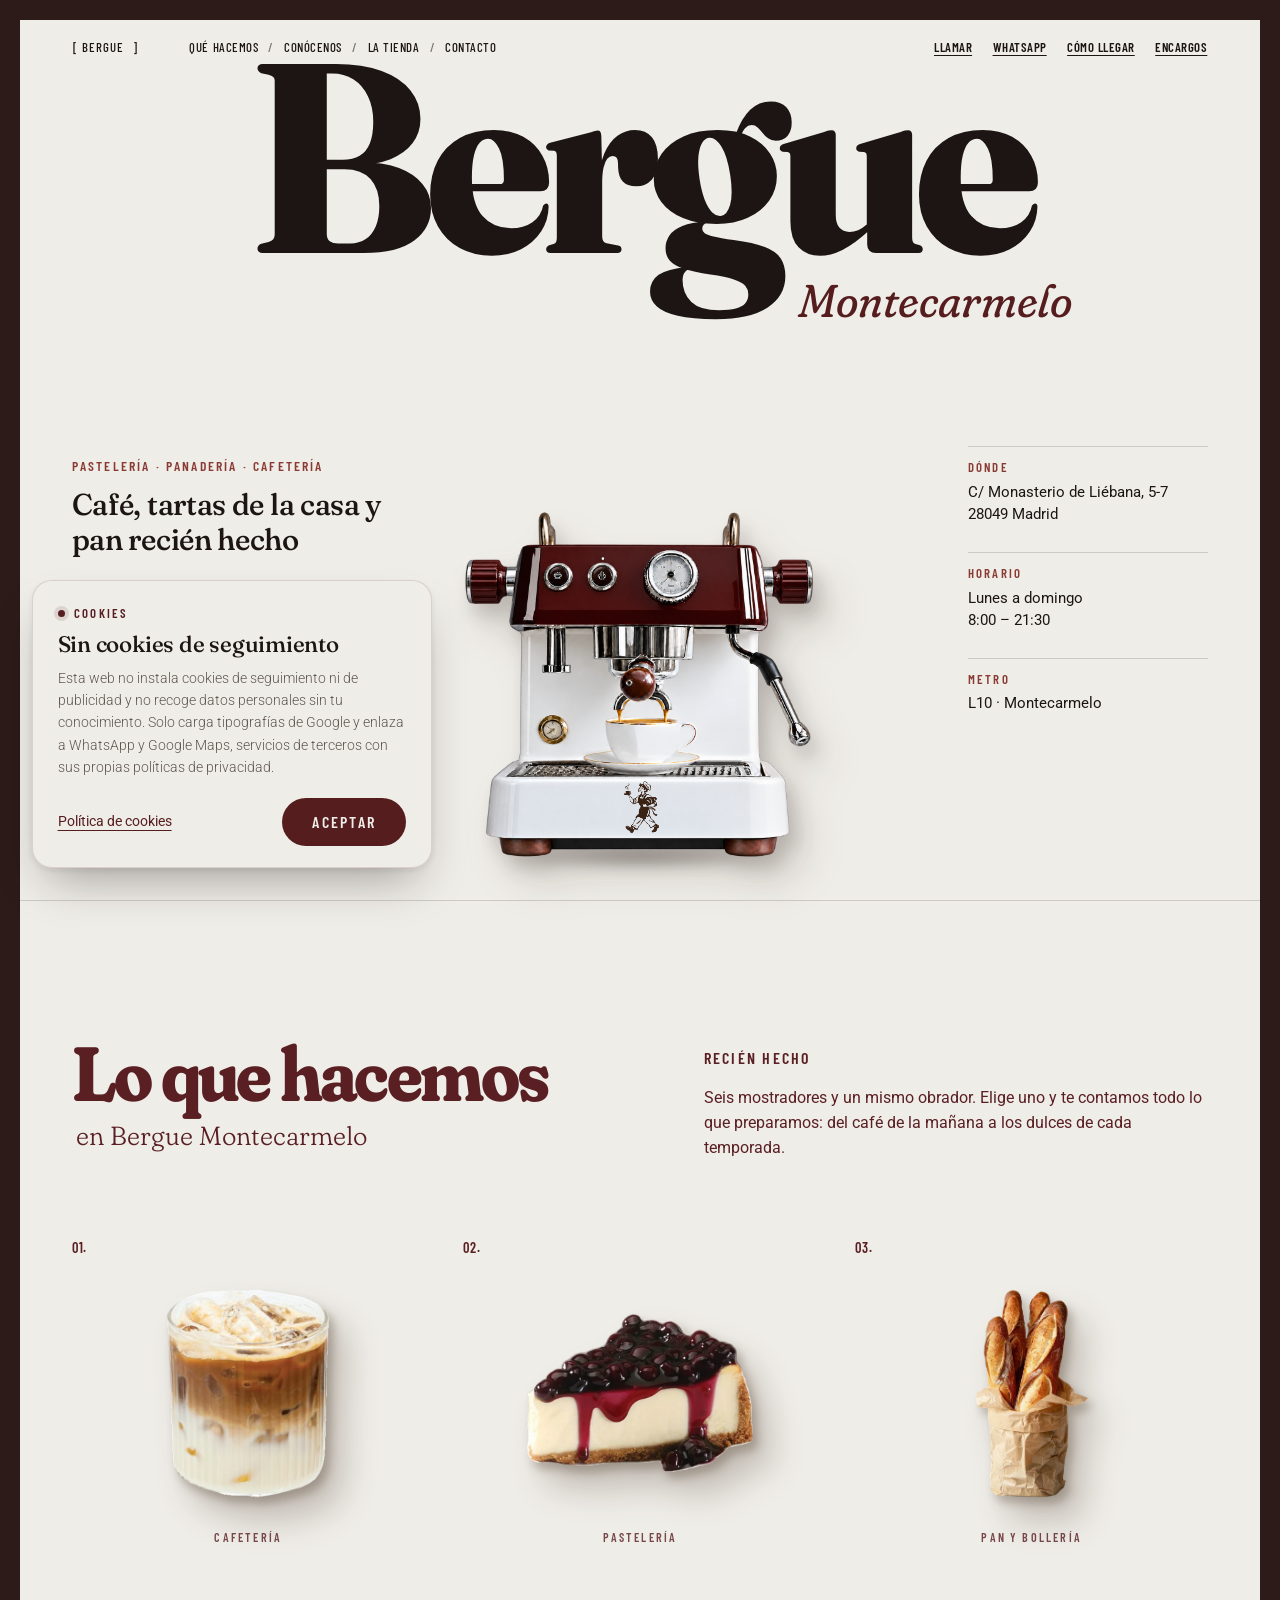
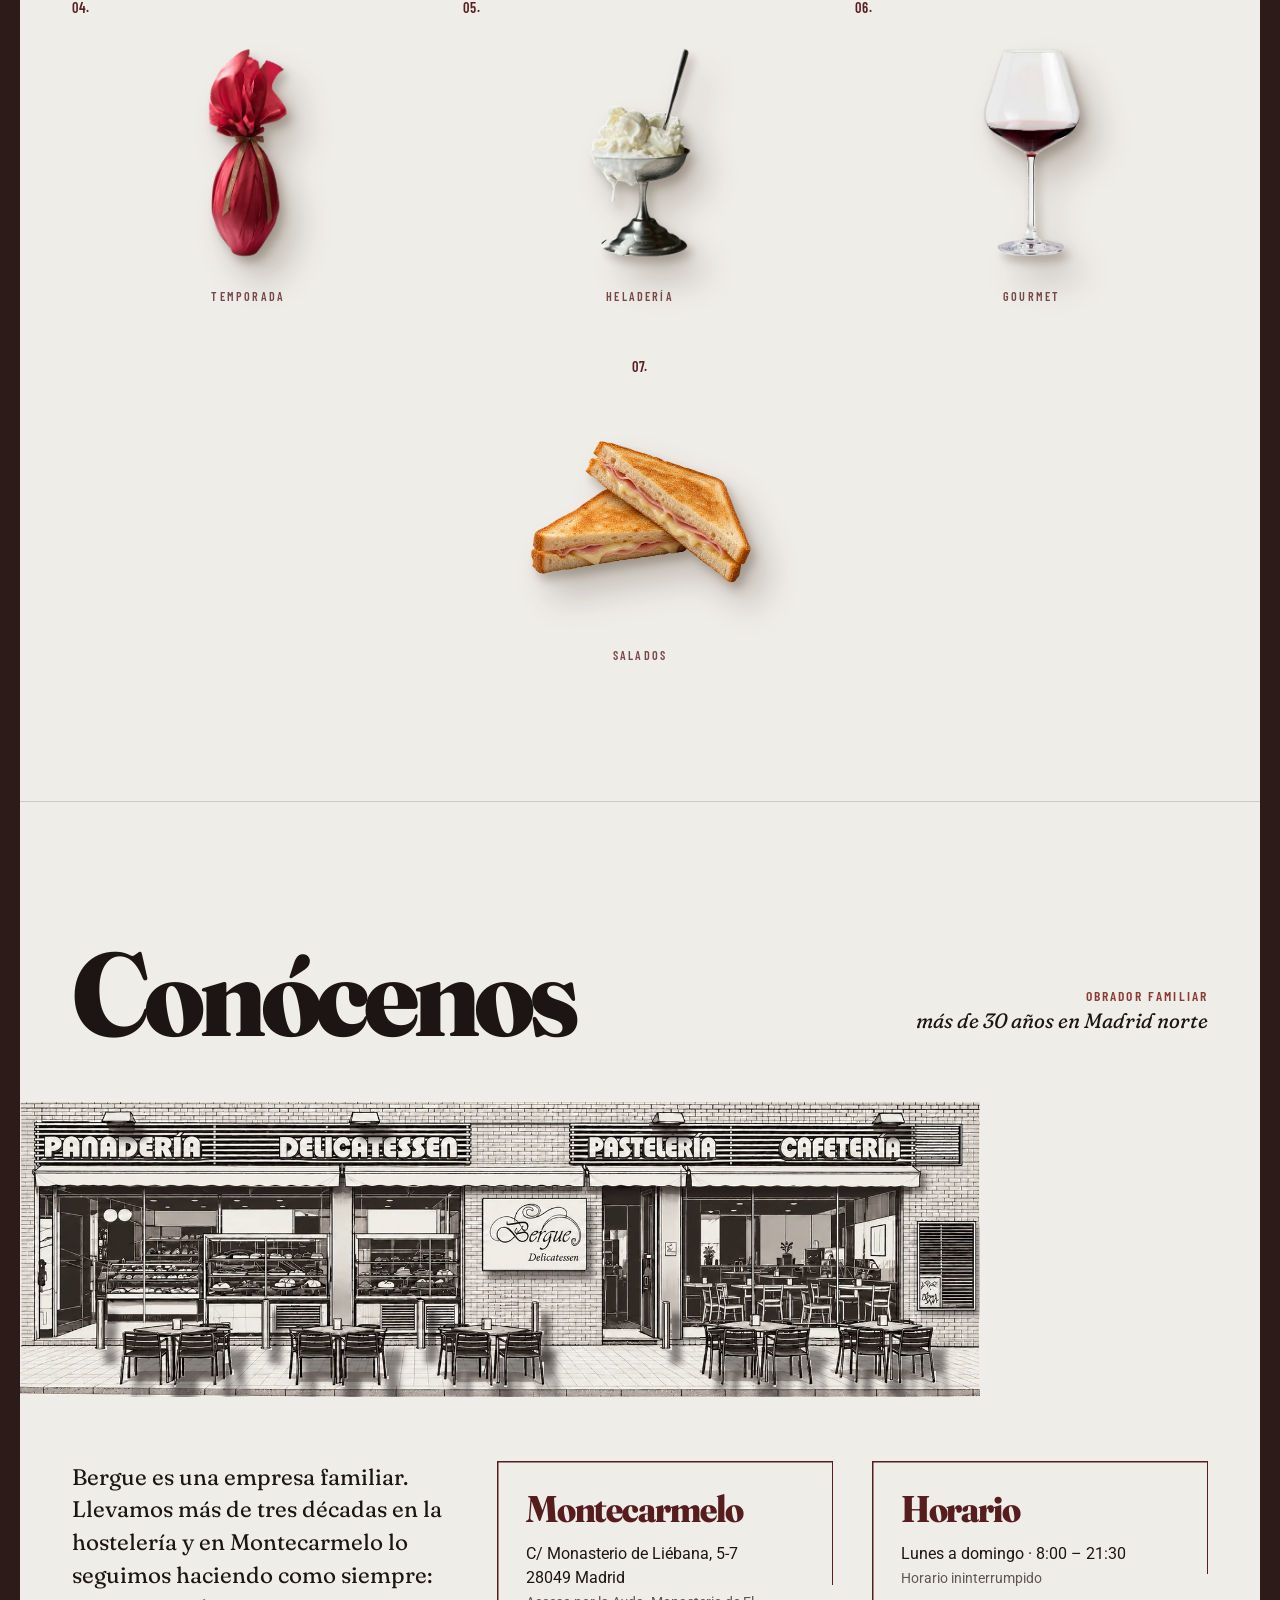
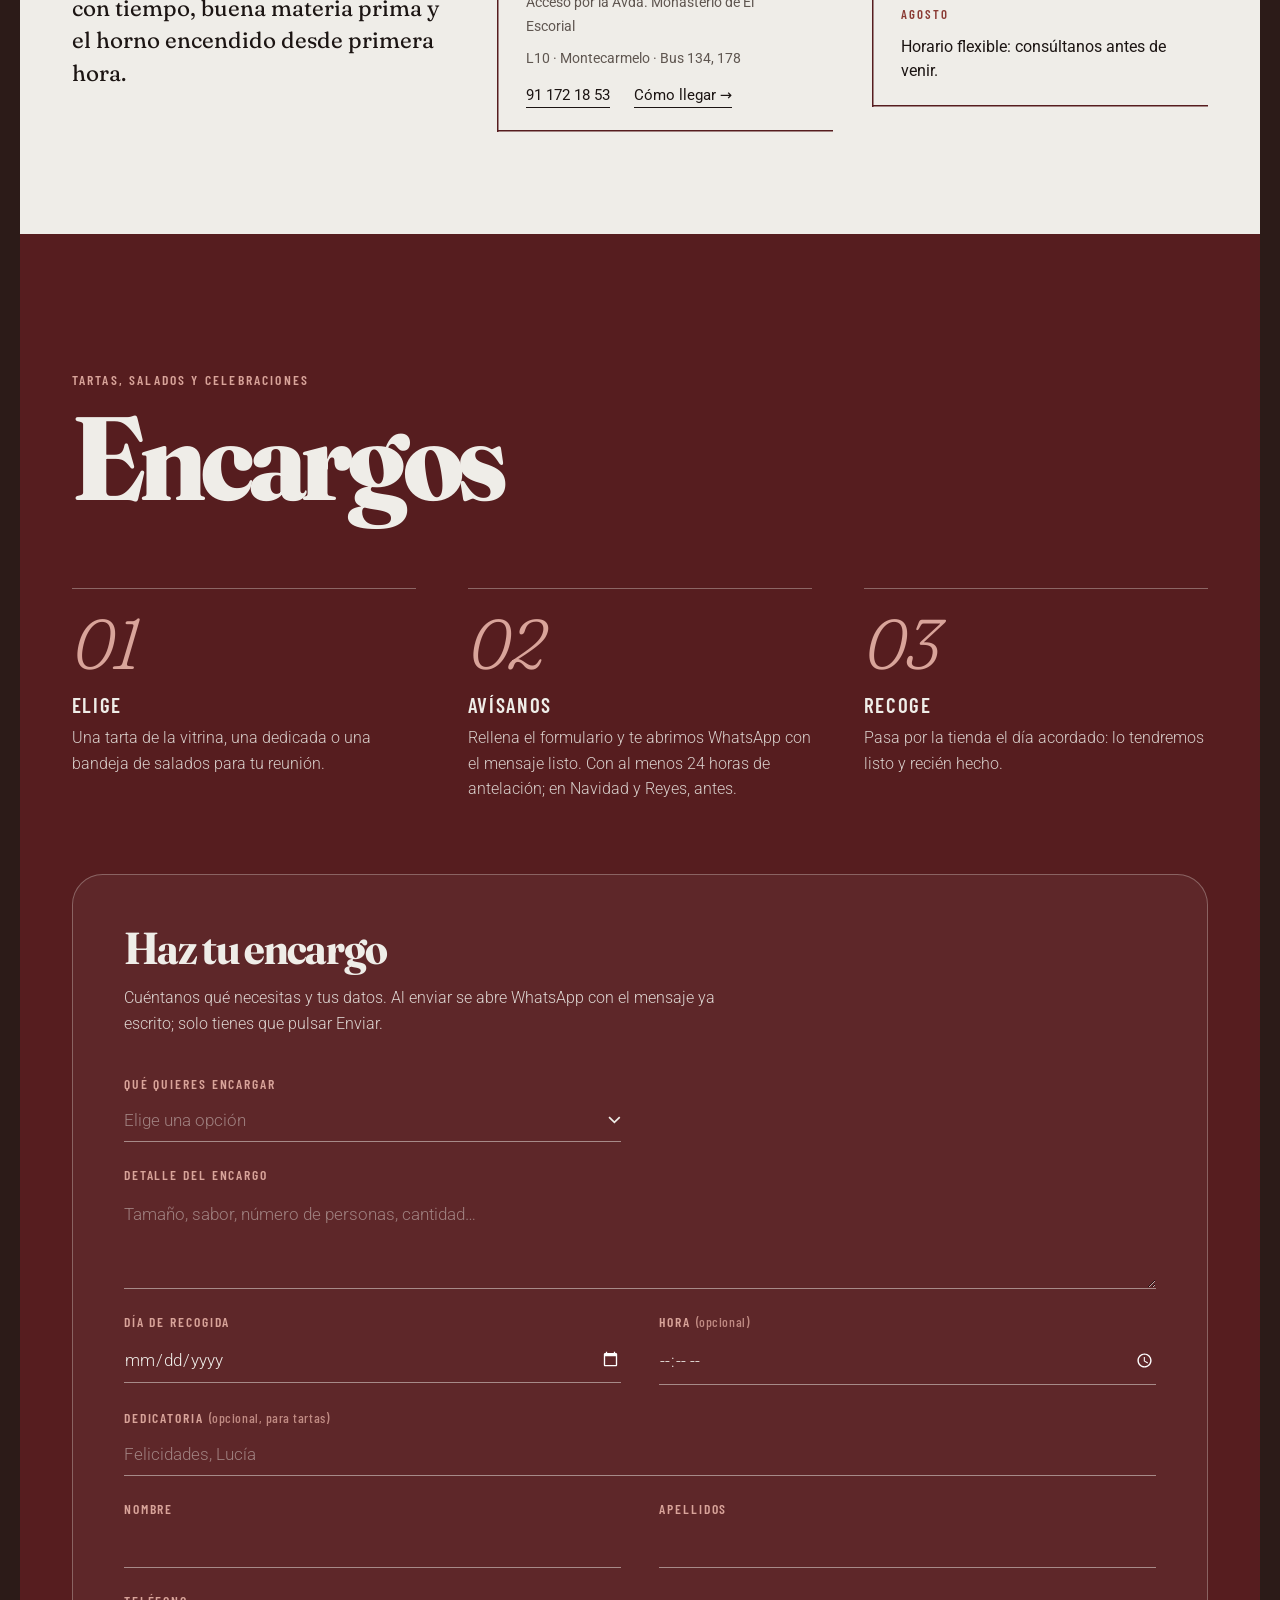
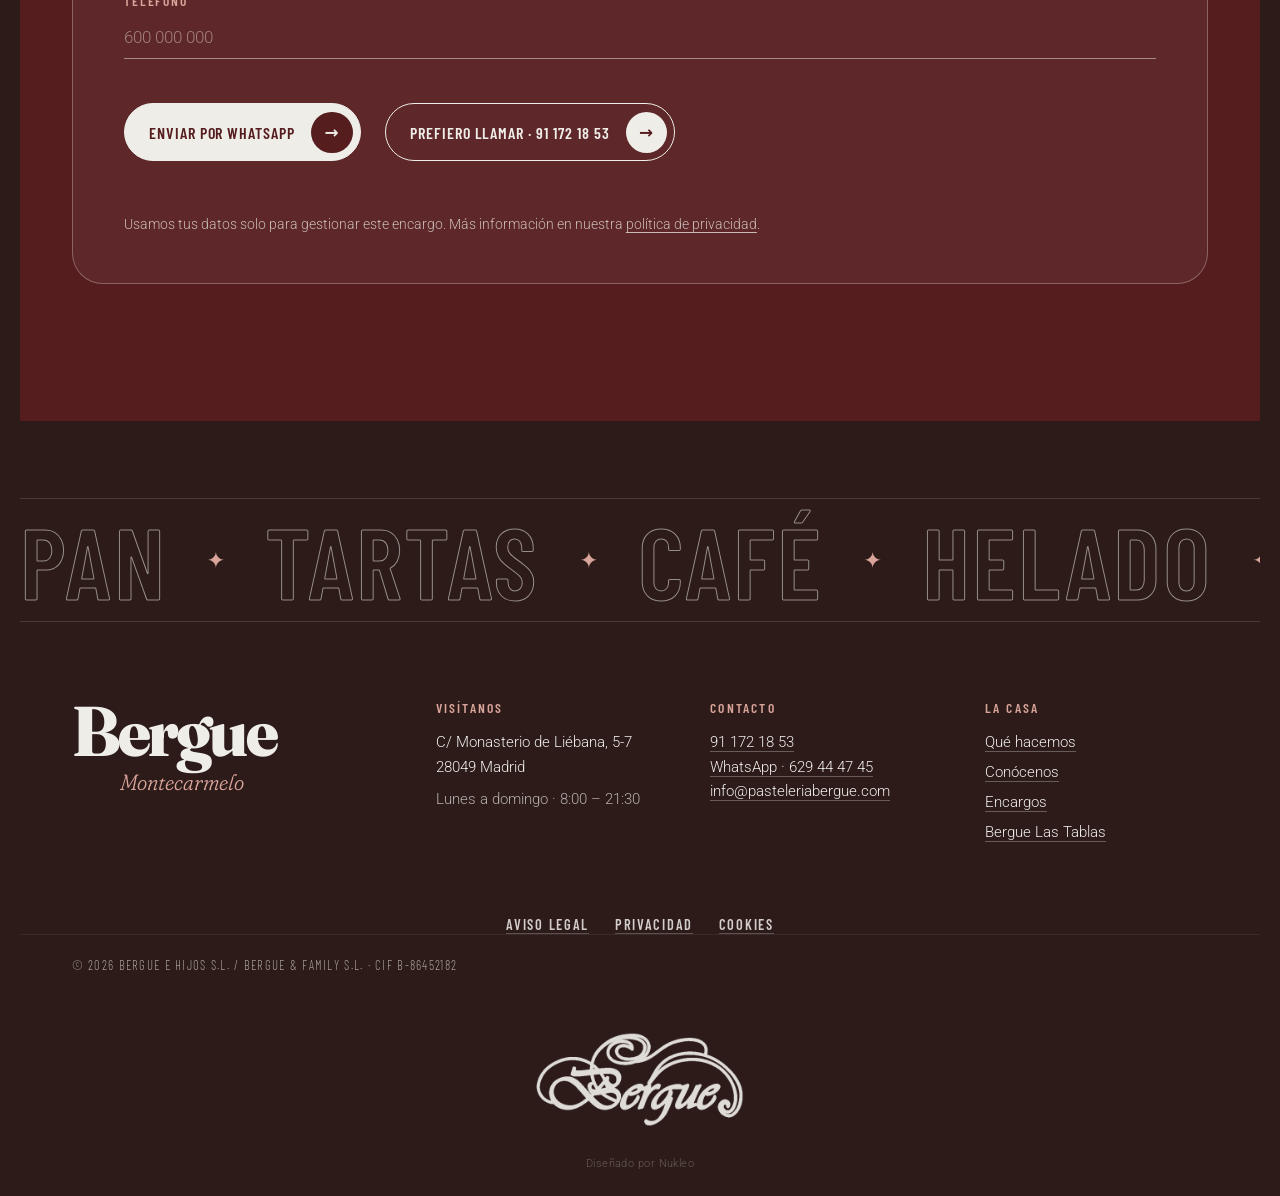
<file: index.html>
<!doctype html>
<html lang="es">
<head>
  <meta charset="utf-8" />
  <meta name="viewport" content="width=device-width, initial-scale=1, viewport-fit=cover" />
  <title>Bergue Montecarmelo · Pastelería, panadería y cafetería</title>
  <meta name="description" content="Pastelería, panadería y cafetería Bergue en Montecarmelo (Madrid). Café, tartas por encargo, heladería, salados y productos de temporada." />
  <meta name="theme-color" content="#2c1b18" />
  <link rel="icon" href="assets/favicon.svg" type="image/svg+xml" />
  <link rel="preload" as="image" href="assets/img/cafetera-mandos-finos.png" fetchpriority="high" />
  <link rel="preconnect" href="https://fonts.googleapis.com" />
  <link rel="preconnect" href="https://fonts.gstatic.com" crossorigin />
  <link href="https://fonts.googleapis.com/css2?family=Barlow+Condensed:wght@500;600&family=Fraunces:ital,opsz,wght,SOFT,WONK@0,9..144,300..900,0..100,0..1;1,9..144,300..900,0..100,0..1&family=Roboto:wght@300;400;500&display=swap" rel="stylesheet" />
  <link rel="stylesheet" href="css/base.css?v=37" />
  <link rel="stylesheet" href="css/hero.css?v=43" />
  <link rel="stylesheet" href="css/hero-cafetera.css?v=6" />
  <link rel="stylesheet" href="css/oferta.css?v=59" />
  <link rel="stylesheet" href="css/conocenos.css?v=37" />
  <link rel="stylesheet" href="css/pie.css?v=40" />
  <link rel="stylesheet" href="css/encargo.css?v=42" />
  <link rel="stylesheet" href="css/catalogos.css?v=1" />
  <link rel="stylesheet" href="css/cookies.css?v=2" />
  <meta property="og:type" content="website" />
  <meta property="og:locale" content="es_ES" />
  <meta property="og:title" content="Bergue Montecarmelo" />
  <meta property="og:description" content="Pastelería, panadería y cafetería en Montecarmelo (Madrid). Café, tartas por encargo, salados y productos de temporada." />
  <meta property="og:image" content="https://berguemontecarmelo.es/assets/img/social.jpg" />
  <meta property="og:image:width" content="1200" />
  <meta property="og:image:height" content="630" />
  <meta property="og:image:alt" content="Bergue Montecarmelo: pastelería, panadería y cafetería" />
  <meta name="twitter:card" content="summary_large_image" />
  <meta property="og:site_name" content="Bergue Montecarmelo" />
  <link rel="canonical" href="https://berguemontecarmelo.es/" />
  <meta property="og:url" content="https://berguemontecarmelo.es/" />
  <script type="application/ld+json">{"@context":"https://schema.org","@type":"Bakery","name":"Bergue Montecarmelo","url":"https://berguemontecarmelo.es/","telephone":"+34911721853","address":{"@type":"PostalAddress","streetAddress":"Calle Monasterio de Liébana, 5-7","postalCode":"28049","addressLocality":"Madrid","addressCountry":"ES"},"openingHours":["Mo-Su 08:00-21:30"]}</script>
</head>
<body>
  <a class="saltar" href="#contenido">Saltar al contenido</a>

  <!-- Barra superior: al bajar se convierte en una cápsula de cristal (nav.js) -->
  <header class="cabecera" data-cabecera>
    <a class="cabecera__marca" href="#inicio" aria-label="Bergue Montecarmelo, inicio">
      <span class="cabecera__corchete" aria-hidden="true">[</span>
      Bergue<span class="cabecera__sede"> Montecarmelo</span>
      <span class="cabecera__corchete" aria-hidden="true">]</span>
    </a>

    <nav class="cabecera__nav" aria-label="Principal">
      <ul>
        <li><a href="#carta" data-enlace="carta">Qué hacemos</a></li>
        <li><a href="#conocenos" data-enlace="conocenos">Conócenos</a></li>
        <li><a href="#tienda" data-enlace="tienda">La tienda</a></li>
        <li><a href="#contacto" data-enlace="contacto">Contacto</a></li>
      </ul>
    </nav>

    <ul class="cabecera__acciones">
      <li><a href="tel:+34911721853">Llamar</a></li>
      <li class="cabecera__whatsapp"><a href="https://wa.me/34629444745" target="_blank" rel="noopener">WhatsApp</a></li>
      <li class="cabecera__llegar"><a href="https://www.google.com/maps/search/?api=1&amp;query=Calle+Monasterio+de+Li%C3%A9bana+5+28049+Madrid" target="_blank" rel="noopener">Cómo llegar</a></li>
      <li><a class="cabecera__encargo" href="#encargos">Encargos</a></li>
    </ul>
  </header>

  <div class="marco" id="inicio">
    <main id="contenido">
      <!-- Portada -->
      <section class="hero" aria-labelledby="hero-titulo" data-hero>
        <h1 class="hero__titulo" id="hero-titulo" aria-label="Bergue Montecarmelo">
          <span class="hero__marca" aria-hidden="true" data-titulo>Bergue</span>
          <span class="hero__sede" aria-hidden="true">Montecarmelo</span>
        </h1>

        <div class="hero__info">
          <p class="hero__seccion">Pastelería · Panadería · Cafetería</p>
          <h2 class="hero__nombre">Café, tartas de la casa y pan recién hecho</h2>
          <p class="hero__texto">Desayunos, meriendas y encargos para cada celebración, hechos cada día en nuestro obrador familiar.</p>
          <a class="hero__cta" href="#encargos">
            <span aria-hidden="true">//</span><span>Hacer un encargo</span><span aria-hidden="true">//</span>
          </a>
        </div>

        <figure class="hero__producto">
          <!-- La foto lleva la taza de espresso (generada con IA y pegada sobre la cafetera original). Encima, un vídeo en bucle
               recortado a la zona de la taza: el café cayendo de los dos picos y el humito -->
          <img class="hero__img" src="assets/img/cafetera-mandos-finos.png" width="1366" height="1152" fetchpriority="high" decoding="async"
               alt="Cafetera espresso sirviendo café en una taza pequeña de porcelana, con la firma Bergue en la base" />

          <!-- Es el contenedor que hero.js ya ajusta a la parte visible de la foto: dentro, todo va en porcentajes -->
          <div class="hero__vapor" aria-hidden="true">
            <video class="hero__cafe-video" src="assets/video/cafe.mp4" autoplay muted loop playsinline preload="auto" disablepictureinpicture></video>

            <!-- Controles de nueva construcción y firma de la casa sobre el esmalte. -->
            <svg class="hero__cafe" viewBox="0 0 1367 1151" focusable="false">
              <defs>
                <!-- Las zonas claras dejan pasar el esmalte; solo queda la tinta del dibujo. -->
                <filter id="marca-tinta" x="-1%" y="-1%" width="102%" height="102%" color-interpolation-filters="sRGB">
                  <feColorMatrix type="matrix" values="0 0 0 0 .22  0 0 0 0 .13  0 0 0 0 .075  -.55276 -1.85952 -.18772 2.6 -.2" />
                  <feComposite in2="SourceAlpha" operator="in" />
                </filter>
              </defs>
              <g class="cf-marca">
                <image href="assets/branding/bergue-panadero.png" x="588" y="869" width="200" height="200" filter="url(#marca-tinta)" />
              </g>
            </svg>
          </div>

          <span class="hero__sombra" aria-hidden="true"></span>
        </figure>

        <dl class="hero__datos">
          <div>
            <dt>Dónde</dt>
            <dd>C/ Monasterio de Liébana, 5-7<br />28049 Madrid</dd>
          </div>
          <div>
            <dt>Horario</dt>
            <dd>Lunes a domingo<br />8:00 – 21:30</dd>
          </div>
          <div>
            <dt>Metro</dt>
            <dd>L10 · Montecarmelo</dd>
          </div>
        </dl>

        <a class="hero__bajar" href="#carta" aria-label="Bajar a lo que hacemos">
          <span>Descubre</span>
          <svg viewBox="0 0 16 28" aria-hidden="true"><path d="M8 1v25M1 19l7 7 7-7" /></svg>
        </a>
      </section>

      <!-- Lo que hacemos: un cartel. Rejilla numerada de productos y, debajo, el texto y la
           carta del que esté elegido (oferta.js) -->
      <section class="oferta" id="carta" aria-labelledby="oferta-titulo" data-oferta>
        <header class="oferta__cabeza">
          <div>
            <h2 class="oferta__titulo" id="oferta-titulo">Lo que hacemos</h2>
            <p class="oferta__sub">en Bergue Montecarmelo</p>
          </div>
          <div class="oferta__intro">
            <p class="oferta__etiqueta">Recién hecho</p>
            <p>Seis mostradores y un mismo obrador. Elige uno y te contamos todo lo que preparamos: del café de la mañana a los dulces de cada temporada.</p>
          </div>
        </header>

        <!-- Rejilla de productos. Al elegir uno, los demás se desvanecen, él se queda en su sitio y su
             texto y su carta se colocan en las casillas libres (oferta.js) -->
        <div class="vitrina" role="group" aria-label="Lo que hacemos" data-vitrina></div>
      </section>
      <!-- Conócenos: la fachada a todo el ancho, con luz que sigue al ratón (conocenos.js) -->
      <section class="conocenos" id="conocenos" aria-labelledby="conocenos-titulo" data-conocenos>
        <!-- Contorno: líneas finas que se dibujan con el scroll (conocenos.js) -->
        <svg class="contorno" aria-hidden="true" data-contorno>
          <path pathLength="1000" data-tramo="arriba" />
          <path pathLength="1000" data-tramo="abajo" />
        </svg>
        <header class="conocenos__cabeza">
          <h2 class="titulo-seccion" id="conocenos-titulo">Conócenos</h2>
          <p class="conocenos__desde" data-reveal>Obrador familiar<br /><em>más de 30 años en Madrid norte</em></p>
        </header>

        <figure class="fachada" data-fachada>
          <span class="fachada__lienzo">
            <img class="fachada__img" src="assets/img/fachada/base.webp" width="1600" height="491" loading="lazy"
                 alt="Ilustración de la fachada de Bergue: panadería, delicatessen, pastelería y cafetería con terraza" />
            <!-- Sombras que se alejan del ratón y, encima, los objetos que las proyectan (conocenos.js) -->
            <span class="fachada__capa fachada__capa--sombras" aria-hidden="true" data-sombras></span>
            <span class="fachada__capa" aria-hidden="true" data-recortes></span>
          </span>
        </figure>

        <div class="conocenos__fila" id="tienda">
          <p class="conocenos__intro" data-reveal>
            Bergue es una empresa familiar. Llevamos más de tres décadas en la hostelería
            y en Montecarmelo lo seguimos haciendo como siempre: con tiempo, buena materia prima
            y el horno encendido desde primera hora.
          </p>

          <article class="recuadro" data-trazar>
            <h3 class="recuadro__titulo">Montecarmelo</h3>
            <p>C/ Monasterio de Liébana, 5-7<br />28049 Madrid<br /><span class="recuadro__nota">Acceso por la Avda. Monasterio de El Escorial</span></p>
            <p class="recuadro__nota">L10 · Montecarmelo · Bus 134, 178</p>
            <p class="recuadro__acciones">
              <a href="tel:+34911721853">91 172 18 53</a>
              <a href="https://www.google.com/maps/search/?api=1&amp;query=Calle+Monasterio+de+Li%C3%A9bana+5+28049+Madrid" target="_blank" rel="noopener">Cómo llegar →</a>
            </p>
          </article>

          <article class="recuadro" data-trazar style="--retraso: 0.25s">
            <h3 class="recuadro__titulo">Horario</h3>
            <p>Lunes a domingo · 8:00 – 21:30<br /><span class="recuadro__nota">Horario ininterrumpido</span></p>
            <p class="recuadro__etiqueta">Agosto</p>
            <p>Horario flexible: consúltanos antes de venir.</p>
          </article>
        </div>

      </section>

      <!-- Encargos -->
      <section class="encargos" id="encargos" aria-labelledby="encargos-titulo" data-oscuro>
        <div class="encargos__cabeza">
          <p class="etiqueta">Tartas, salados y celebraciones</p>
          <h2 class="titulo-seccion" id="encargos-titulo">Encargos</h2>
        </div>

        <ol class="pasos">
          <li class="paso" data-reveal>
            <span class="paso__num">01</span>
            <h3 class="paso__titulo">Elige</h3>
            <p>Una tarta de la vitrina, una dedicada o una bandeja de salados para tu reunión.</p>
          </li>
          <li class="paso" data-reveal style="--retraso: 0.12s">
            <span class="paso__num">02</span>
            <h3 class="paso__titulo">Avísanos</h3>
            <p>Rellena el formulario y te abrimos WhatsApp con el mensaje listo. Con al menos 24 horas de antelación; en Navidad y Reyes, antes.</p>
          </li>
          <li class="paso" data-reveal style="--retraso: 0.24s">
            <span class="paso__num">03</span>
            <h3 class="paso__titulo">Recoge</h3>
            <p>Pasa por la tienda el día acordado: lo tendremos listo y recién hecho.</p>
          </li>
        </ol>

        <form class="pedido" data-encargo novalidate aria-labelledby="pedido-titulo" data-reveal>
          <h3 class="pedido__titulo" id="pedido-titulo">Haz tu encargo</h3>
          <p class="pedido__intro">Cuéntanos qué necesitas y tus datos. Al enviar se abre WhatsApp con el mensaje ya escrito; solo tienes que pulsar Enviar.</p>

          <div class="pedido__rejilla">
            <div class="campo">
              <label for="p-tipo">Qué quieres encargar</label>
              <select id="p-tipo" name="tipo" data-campo required aria-describedby="e-tipo">
                <option value="">Elige una opción</option>
                <option value="tarta">Tarta</option>
                <option value="salados">Bandeja de salados</option>
                <option value="pan">Pan o bollería</option>
                <option value="temporada">Dulce de temporada</option>
                <option value="otro">Otro encargo</option>
              </select>
              <p class="campo__error" id="e-tipo" data-error="tipo" role="alert"></p>
            </div>

            <div class="campo campo--ancho">
              <label for="p-detalle">Detalle del encargo</label>
              <textarea id="p-detalle" name="detalle" rows="3" data-campo required maxlength="400" placeholder="Tamaño, sabor, número de personas, cantidad…" aria-describedby="e-detalle"></textarea>
              <p class="campo__error" id="e-detalle" data-error="detalle" role="alert"></p>
            </div>

            <div class="campo">
              <label for="p-fecha">Día de recogida</label>
              <input id="p-fecha" name="fecha" type="date" data-campo required aria-describedby="e-fecha" />
              <p class="campo__error" id="e-fecha" data-error="fecha" role="alert"></p>
            </div>

            <div class="campo">
              <label for="p-hora">Hora <span class="campo__opcional">(opcional)</span></label>
              <input id="p-hora" name="hora" type="time" min="08:00" max="21:30" step="900" data-campo />
            </div>

            <div class="campo campo--ancho">
              <label for="p-dedicatoria">Dedicatoria <span class="campo__opcional">(opcional, para tartas)</span></label>
              <input id="p-dedicatoria" name="dedicatoria" type="text" maxlength="80" data-campo placeholder="Felicidades, Lucía" />
            </div>

            <div class="campo">
              <label for="p-nombre">Nombre</label>
              <input id="p-nombre" name="nombre" type="text" autocomplete="given-name" data-campo required aria-describedby="e-nombre" />
              <p class="campo__error" id="e-nombre" data-error="nombre" role="alert"></p>
            </div>

            <div class="campo">
              <label for="p-apellidos">Apellidos</label>
              <input id="p-apellidos" name="apellidos" type="text" autocomplete="family-name" data-campo required aria-describedby="e-apellidos" />
              <p class="campo__error" id="e-apellidos" data-error="apellidos" role="alert"></p>
            </div>

            <div class="campo campo--ancho">
              <label for="p-telefono">Teléfono</label>
              <input id="p-telefono" name="telefono" type="tel" inputmode="tel" autocomplete="tel" data-campo required placeholder="600 000 000" aria-describedby="e-telefono" />
              <p class="campo__error" id="e-telefono" data-error="telefono" role="alert"></p>
            </div>
          </div>

          <div class="pedido__acciones">
            <button class="boton boton--lleno" type="submit">
              <span class="boton__texto">Enviar por WhatsApp</span>
              <span class="boton__icono" aria-hidden="true">→</span>
            </button>
            <a class="boton" href="tel:+34911721853">
              <span class="boton__texto">Prefiero llamar · 91 172 18 53</span>
              <span class="boton__icono" aria-hidden="true">→</span>
            </a>
          </div>
          <p class="pedido__estado" data-estado role="status" aria-live="polite"></p>
          <p class="pedido__privacidad">Usamos tus datos solo para gestionar este encargo. Más información en nuestra <a href="/privacidad/">política de privacidad</a>.</p>
        </form>
      </section>
    </main>
  </div>

  <!-- Pie: el marco oscuro se abre y se convierte en el pie -->
  <footer class="pie" id="contacto" data-oscuro>
    <div class="pie__cinta" aria-hidden="true">
      <div class="pie__pista">
        <span>Pan</span><i>✦</i><span>Tartas</span><i>✦</i><span>Café</span><i>✦</i><span>Helado</span><i>✦</i><span>Salados</span><i>✦</i><span>Temporada</span><i>✦</i>
        <span>Pan</span><i>✦</i><span>Tartas</span><i>✦</i><span>Café</span><i>✦</i><span>Helado</span><i>✦</i><span>Salados</span><i>✦</i><span>Temporada</span><i>✦</i>
      </div>
    </div>

    <div class="pie__rejilla">
      <div class="pie__marca">
        <p class="pie__bergue">Bergue</p>
        <p class="pie__sede">Montecarmelo</p>
      </div>

      <div>
        <h2 class="pie__titulo">Visítanos</h2>
        <p>C/ Monasterio de Liébana, 5-7<br />28049 Madrid</p>
        <p class="pie__suave">Lunes a domingo · 8:00 – 21:30</p>
      </div>

      <div>
        <h2 class="pie__titulo">Contacto</h2>
        <p><a href="tel:+34911721853">91 172 18 53</a><br /><a href="https://wa.me/34629444745" target="_blank" rel="noopener">WhatsApp · 629 44 47 45</a><br /><a href="mailto:info@pasteleriabergue.com">info@pasteleriabergue.com</a></p>
      </div>

      <nav aria-label="Secciones">
        <h2 class="pie__titulo">La casa</h2>
        <ul class="pie__enlaces">
          <li><a href="#carta">Qué hacemos</a></li>
          <li><a href="#conocenos">Conócenos</a></li>
          <li><a href="#encargos">Encargos</a></li>
          <li><a href="https://bergueandfamily.com/">Bergue Las Tablas</a></li>
        </ul>
      </nav>
    </div>

    <nav class="pie__avisos" aria-label="Información legal">
      <a href="/aviso-legal/">Aviso legal</a>
      <a href="/privacidad/">Privacidad</a>
      <a href="/cookies/">Cookies</a>
    </nav>
    <p class="pie__legal">© 2026 BERGUE E HIJOS S.L. / BERGUE &amp; FAMILY S.L. · CIF B-86452182</p>
    <div class="pie__firma"><span class="pie__logo" role="img" aria-label="Bergue"></span></div>
    <p class="pie__credito"><a href="https://nukleosmart.com" rel="noopener" target="_blank">Diseñado por Nukleo</a></p>
  </footer>

  <script type="module" src="js/hero.js?v=40"></script>
  <script type="module" src="js/pagina.js?v=37"></script>
  <script type="module" src="js/oferta.js?v=57"></script>
  <script type="module" src="js/conocenos.js?v=37"></script>
  <script type="module" src="js/encargo.js?v=41"></script>
<dialog class="reserva" aria-labelledby="pedido-titulo" data-reserva data-lenis-prevent>
  <div class="reserva__barra">
    <p class="reserva__producto" data-reserva-producto></p>
    <button type="button" class="reserva__cerrar" aria-label="Cerrar" data-reserva-cerrar>×</button>
  </div>
  <div data-reserva-hueco></div>
</dialog>

<dialog class="visor" aria-labelledby="visor-titulo" data-visor data-lenis-prevent>
  <header class="visor__cabeza">
    <h4 class="visor__titulo" id="visor-titulo" data-visor-titulo></h4>
    <p class="visor__pagina" aria-live="polite" data-visor-pagina></p>
    <button type="button" class="visor__modo" aria-pressed="false" data-visor-modo>Ver página completa</button>
    <a class="visor__pdf" href="#" download data-visor-pdf>Descargar PDF</a>
    <button type="button" class="visor__cerrar" aria-label="Cerrar catálogo" autofocus data-visor-cerrar>×</button>
  </header>

  <ol class="visor__miniaturas" data-visor-minis></ol>

  <div class="visor__zona">
    <div class="visor__hoja" data-visor-hoja>
      <img class="visor__img" alt="" data-visor-img />
    </div>
    <button type="button" class="visor__flecha visor__flecha--ant" aria-label="Página anterior" data-visor-ant>‹</button>
    <button type="button" class="visor__flecha visor__flecha--sig" aria-label="Página siguiente" data-visor-sig>›</button>
  </div>
</dialog>


<script type="application/json" id="catalogos-datos">[{"id":"tartas","titulo":"Carta de tartas","pdf":"assets/catalogos/tartas.pdf","paginas":["assets/catalogos/tartas/1.webp","assets/catalogos/tartas/2.webp","assets/catalogos/tartas/3.webp","assets/catalogos/tartas/4.webp","assets/catalogos/tartas/5.webp","assets/catalogos/tartas/6.webp","assets/catalogos/tartas/7.webp","assets/catalogos/tartas/8.webp","assets/catalogos/tartas/9.webp","assets/catalogos/tartas/10.webp","assets/catalogos/tartas/11.webp","assets/catalogos/tartas/12.webp","assets/catalogos/tartas/13.webp","assets/catalogos/tartas/14.webp","assets/catalogos/tartas/15.webp","assets/catalogos/tartas/16.webp","assets/catalogos/tartas/17.webp","assets/catalogos/tartas/18.webp","assets/catalogos/tartas/19.webp"]},{"id":"pasteles","titulo":"Carta de pasteles","pdf":"assets/catalogos/pasteles.pdf","paginas":["assets/catalogos/pasteles/1.webp","assets/catalogos/pasteles/2.webp","assets/catalogos/pasteles/3.webp"]},{"id":"pastas","titulo":"Pastas de té","pdf":"assets/catalogos/pastas.pdf","paginas":["assets/catalogos/pastas/1.webp","assets/catalogos/pastas/2.webp","assets/catalogos/pastas/3.webp"]}]</script>
<script type="module" src="js/catalogos.js?v=1"></script>
<script type="module" src="js/cookies.js?v=2"></script>
</body>
</html>
</file>
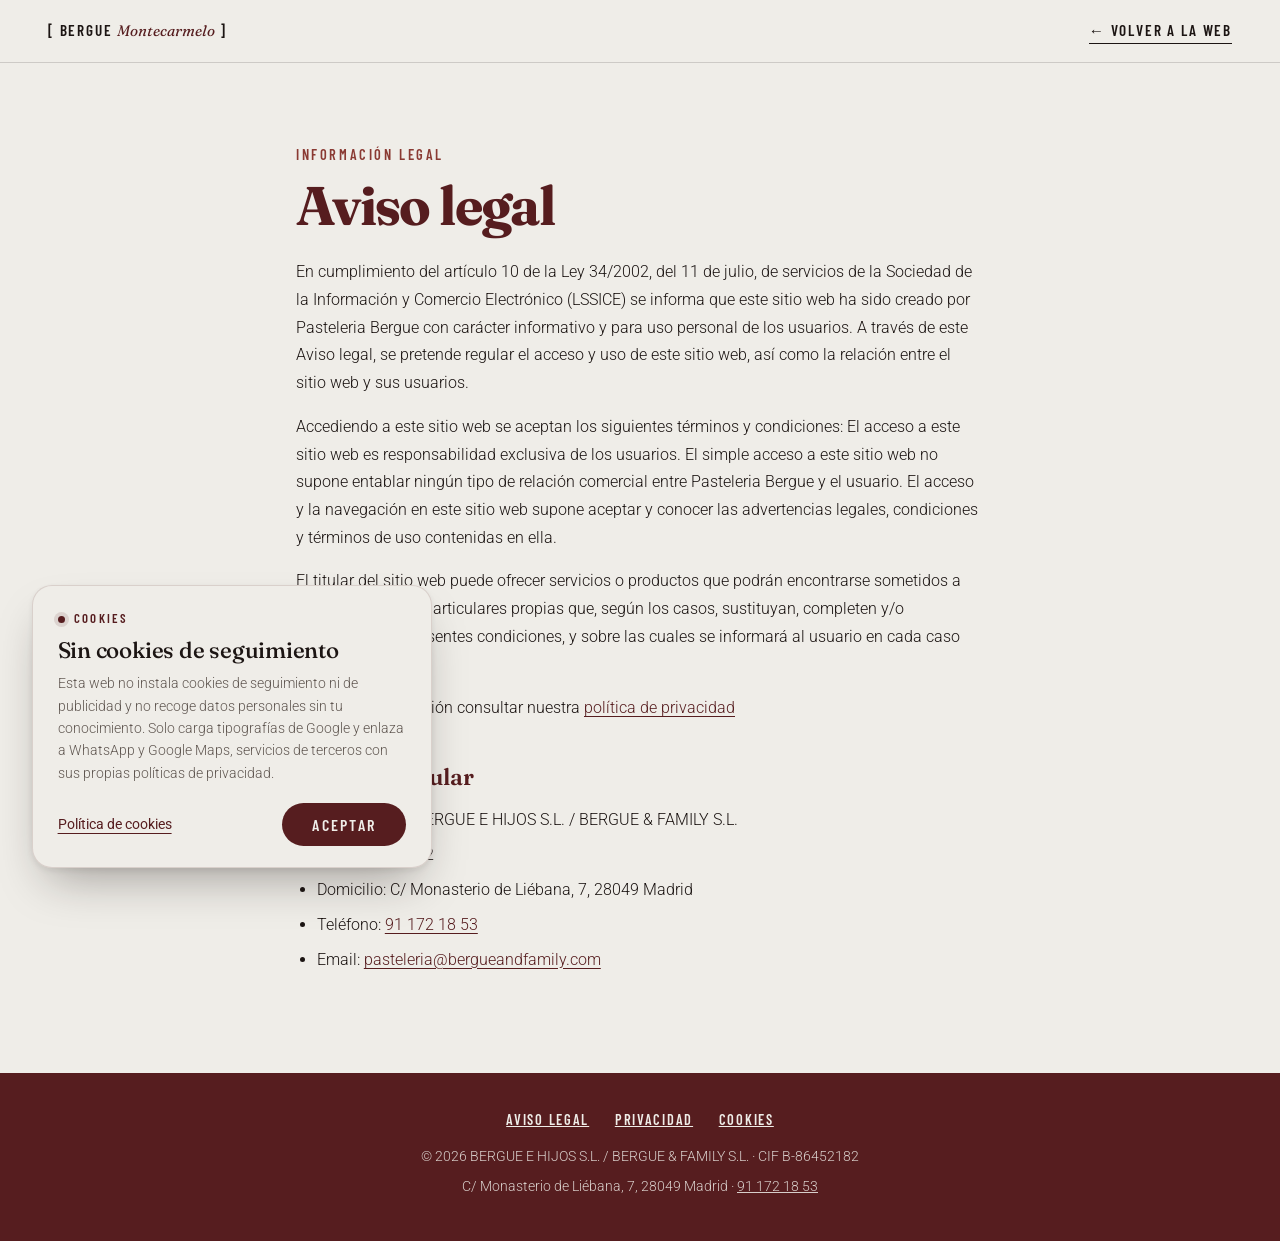
<file: aviso-legal/index.html>
<!doctype html>
<html lang="es">
<head>
  <meta charset="utf-8" />
  <meta name="viewport" content="width=device-width, initial-scale=1" />
  <title>Aviso legal · Bergue Montecarmelo</title>
  <meta name="description" content="Aviso legal de Pastelería Bergue Montecarmelo." />
  <link rel="icon" href="/assets/favicon.svg" type="image/svg+xml" />
  <link rel="preconnect" href="https://fonts.googleapis.com" />
  <link rel="preconnect" href="https://fonts.gstatic.com" crossorigin />
  <link href="https://fonts.googleapis.com/css2?family=Barlow+Condensed:wght@500;600&family=Fraunces:opsz,wght@9..144,300..800&family=Roboto:wght@300;400;500&display=swap" rel="stylesheet" />
  <link rel="canonical" href="https://berguemontecarmelo.es/aviso-legal/" />
  <link rel="stylesheet" href="/css/legal.css?v=1" />
  <link rel="stylesheet" href="/css/cookies.css?v=2" />
</head>
<body>
  <header class="legal-cabecera">
    <a class="legal-cabecera__marca" href="/" aria-label="Volver a Bergue Montecarmelo">[ Bergue <em>Montecarmelo</em> ]</a>
    <a class="legal-cabecera__volver" href="/">← Volver a la web</a>
  </header>
  <main id="contenido">
    <article class="legal"><p class="eyebrow">Información legal</p><h1>Aviso legal</h1><p>En cumplimiento del artículo 10 de la Ley 34/2002, del 11 de julio, de servicios de la Sociedad de la Información y Comercio Electrónico (LSSICE) se informa que este sitio web ha sido creado por Pasteleria Bergue con carácter informativo y para uso personal de los usuarios. A través de este Aviso legal, se pretende regular el acceso y uso de este sitio web, así como la relación entre el sitio web y sus usuarios.</p><p>Accediendo a este sitio web se aceptan los siguientes términos y condiciones: El acceso a este sitio web es responsabilidad exclusiva de los usuarios. El simple acceso a este sitio web no supone entablar ningún tipo de relación comercial entre Pasteleria Bergue y el usuario. El acceso y la navegación en este sitio web supone aceptar y conocer las advertencias legales, condiciones y términos de uso contenidas en ella.</p><p>El titular del sitio web puede ofrecer servicios o productos que podrán encontrarse sometidos a unas condiciones particulares propias que, según los casos, sustituyan, completen y/o modifiquen las presentes condiciones, y sobre las cuales se informará al usuario en cada caso concreto.</p><p>Para más información consultar nuestra <a href="/privacidad/">política de privacidad</a></p><h2>Datos del titular</h2><ul><li>Razón social: BERGUE E HIJOS S.L. / BERGUE &amp; FAMILY S.L.</li><li>CIF: B-86452182</li><li>Domicilio: C/ Monasterio de Liébana, 7, 28049 Madrid</li><li>Teléfono: <a href="tel:+34911721853">91 172 18 53</a></li><li>Email: <a href="mailto:pasteleria@bergueandfamily.com">pasteleria@bergueandfamily.com</a></li></ul></article>
  </main>
  <footer class="legal-pie">
    <nav aria-label="Información legal">
      <a href="/aviso-legal/">Aviso legal</a>
      <a href="/privacidad/">Privacidad</a>
      <a href="/cookies/">Cookies</a>
    </nav>
    <p>© 2026 BERGUE E HIJOS S.L. / BERGUE &amp; FAMILY S.L. · CIF B-86452182</p>
    <p>C/ Monasterio de Liébana, 7, 28049 Madrid · <a href="tel:+34911721853">91 172 18 53</a></p>
  </footer>
  <script type="module" src="/js/cookies.js?v=2"></script>
</body>
</html>
</file>
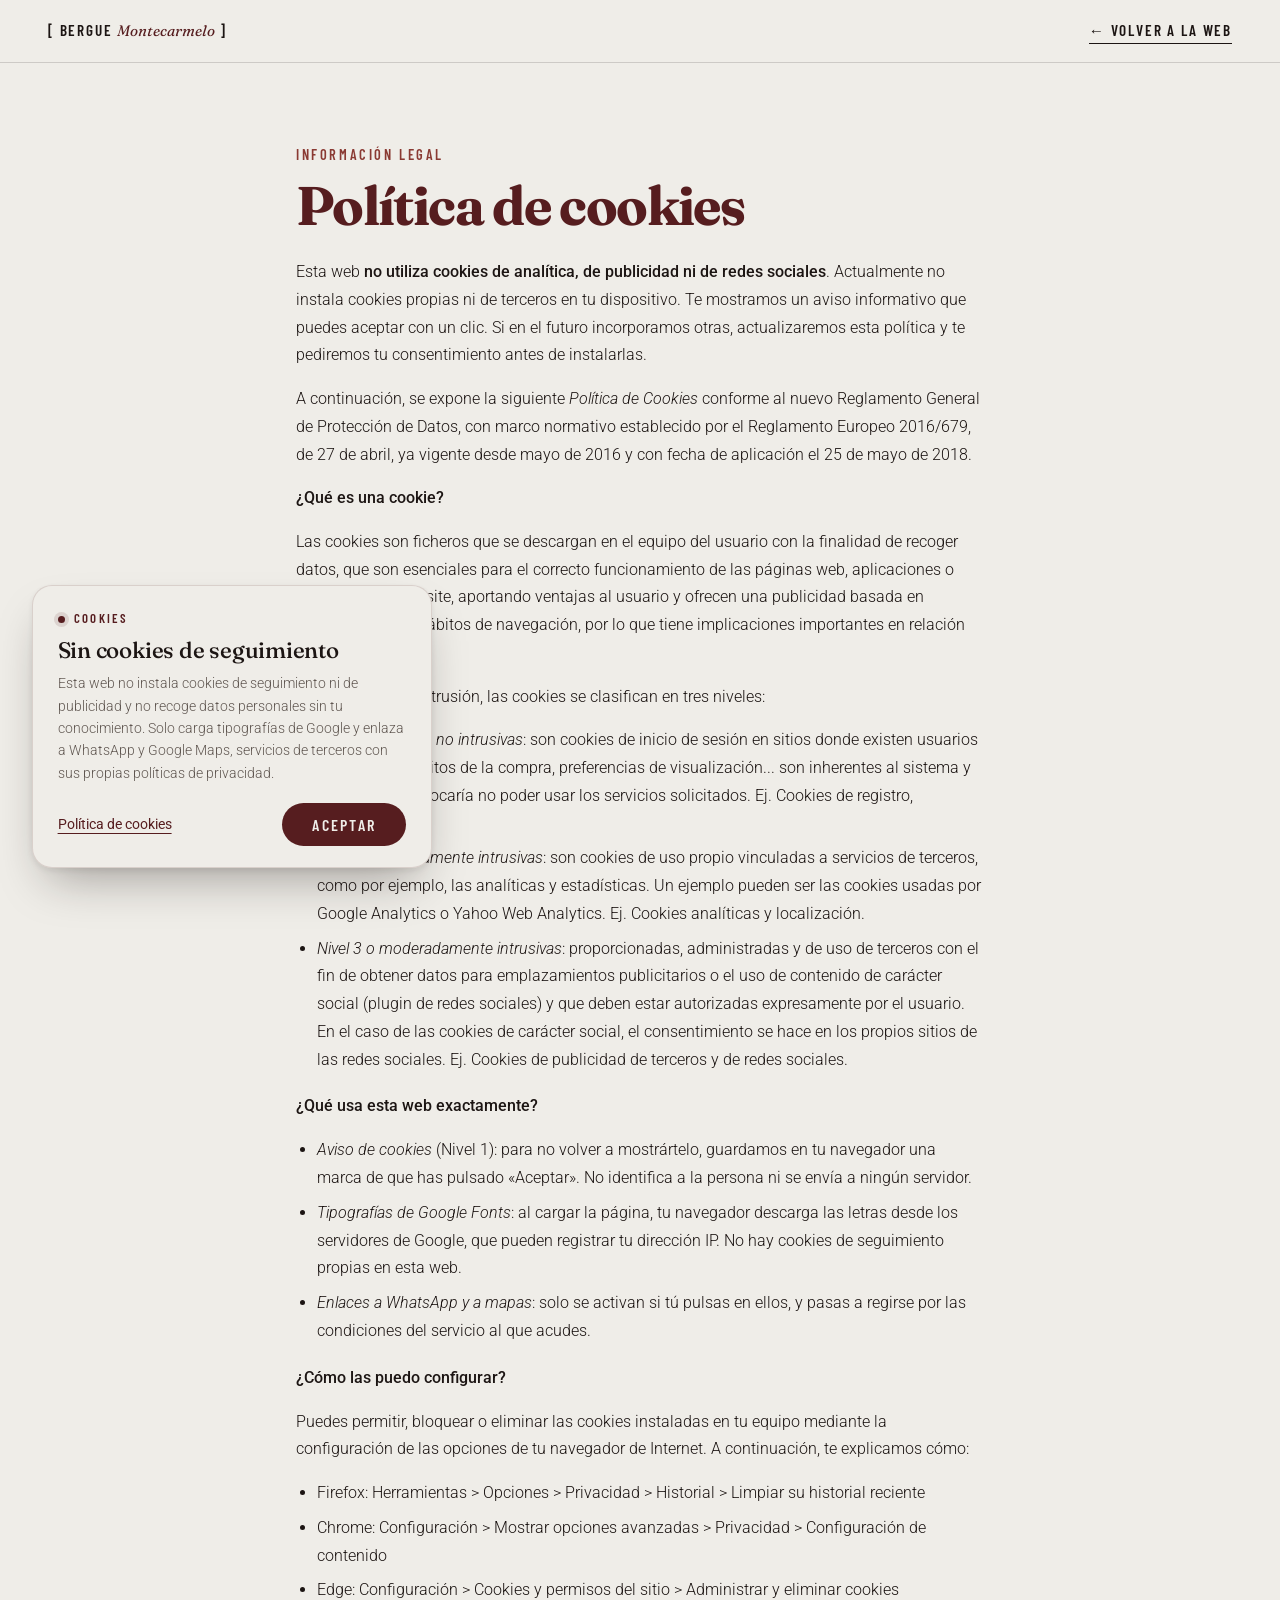
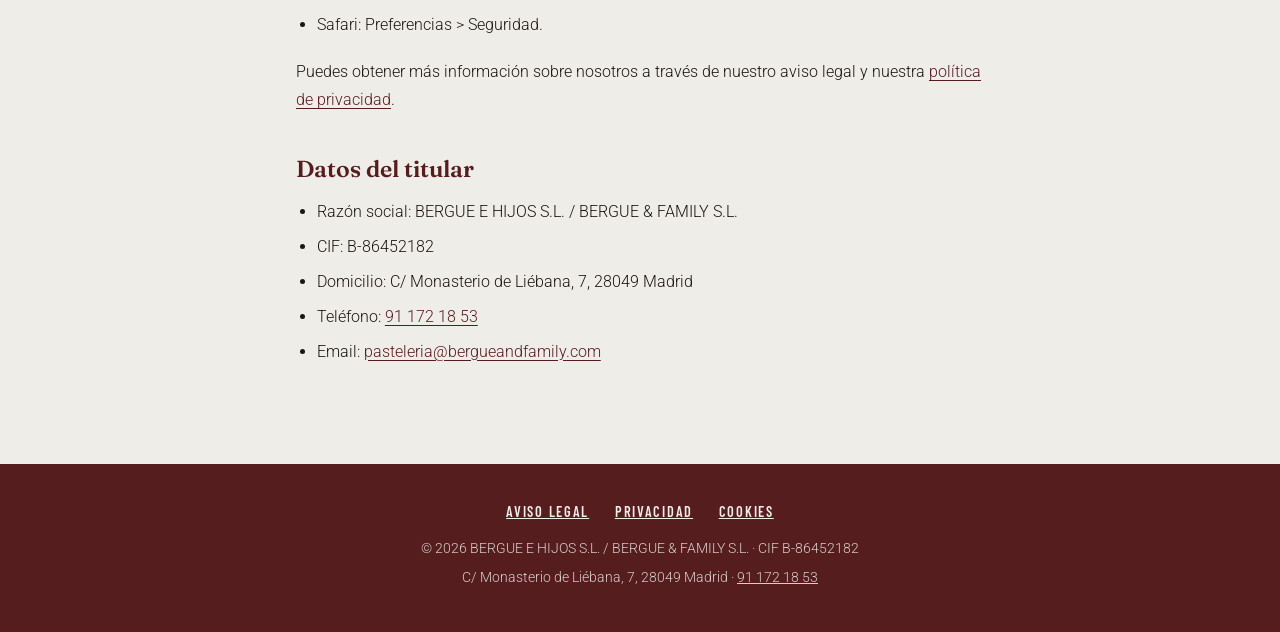
<file: cookies/index.html>
<!doctype html>
<html lang="es">
<head>
  <meta charset="utf-8" />
  <meta name="viewport" content="width=device-width, initial-scale=1" />
  <title>Política de cookies · Bergue Montecarmelo</title>
  <meta name="description" content="Política de cookies de Pastelería Bergue Montecarmelo." />
  <link rel="icon" href="/assets/favicon.svg" type="image/svg+xml" />
  <link rel="preconnect" href="https://fonts.googleapis.com" />
  <link rel="preconnect" href="https://fonts.gstatic.com" crossorigin />
  <link href="https://fonts.googleapis.com/css2?family=Barlow+Condensed:wght@500;600&family=Fraunces:opsz,wght@9..144,300..800&family=Roboto:wght@300;400;500&display=swap" rel="stylesheet" />
  <link rel="canonical" href="https://berguemontecarmelo.es/cookies/" />
  <link rel="stylesheet" href="/css/legal.css?v=1" />
  <link rel="stylesheet" href="/css/cookies.css?v=2" />
</head>
<body>
  <header class="legal-cabecera">
    <a class="legal-cabecera__marca" href="/" aria-label="Volver a Bergue Montecarmelo">[ Bergue <em>Montecarmelo</em> ]</a>
    <a class="legal-cabecera__volver" href="/">← Volver a la web</a>
  </header>
  <main id="contenido">
    <article class="legal"><p class="eyebrow">Información legal</p><h1>Política de cookies</h1><p>Esta web <strong>no utiliza cookies de analítica, de publicidad ni de redes sociales</strong>. Actualmente no instala cookies propias ni de terceros en tu dispositivo. Te mostramos un aviso informativo que puedes aceptar con un clic. Si en el futuro incorporamos otras, actualizaremos esta política y te pediremos tu consentimiento antes de instalarlas.</p><p>A continuación, se expone la siguiente <em>Política de Cookies</em> conforme al nuevo Reglamento General de Protección de Datos, con marco normativo establecido por el Reglamento Europeo 2016/679, de 27 de abril, ya vigente desde mayo de 2016 y con fecha de aplicación el 25 de mayo de 2018.</p><p><strong>¿Qué es una cookie?</strong></p><p>Las cookies son ficheros que se descargan en el equipo del usuario con la finalidad de recoger datos, que son esenciales para el correcto funcionamiento de las páginas web, aplicaciones o cualquier otra website, aportando ventajas al usuario y ofrecen una publicidad basada en ocasiones en los hábitos de navegación, por lo que tiene implicaciones importantes en relación con su privacidad.</p><p>Según el nivel de intrusión, las cookies se clasifican en tres niveles:</p><ul><li><em>Nivel 1 o cookies no intrusivas</em>: son cookies de inicio de sesión en sitios donde existen usuarios registrados, carritos de la compra, preferencias de visualización... son inherentes al sistema y su bloqueo provocaría no poder usar los servicios solicitados. Ej. Cookies de registro, personalización.</li><li><em>Nivel 2 o mínimamente intrusivas</em>: son cookies de uso propio vinculadas a servicios de terceros, como por ejemplo, las analíticas y estadísticas. Un ejemplo pueden ser las cookies usadas por Google Analytics o Yahoo Web Analytics. Ej. Cookies analíticas y localización.</li><li><em>Nivel 3 o moderadamente intrusivas</em>: proporcionadas, administradas y de uso de terceros con el fin de obtener datos para emplazamientos publicitarios o el uso de contenido de carácter social (plugin de redes sociales) y que deben estar autorizadas expresamente por el usuario. En el caso de las cookies de carácter social, el consentimiento se hace en los propios sitios de las redes sociales. Ej. Cookies de publicidad de terceros y de redes sociales.</li></ul><p><strong>¿Qué usa esta web exactamente?</strong></p>
<ul><li><em>Aviso de cookies</em> (Nivel 1): para no volver a mostrártelo, guardamos en tu navegador una marca de que has pulsado «Aceptar». No identifica a la persona ni se envía a ningún servidor.</li><li><em>Tipografías de Google Fonts</em>: al cargar la página, tu navegador descarga las letras desde los servidores de Google, que pueden registrar tu dirección IP. No hay cookies de seguimiento propias en esta web.</li>
<li><em>Enlaces a WhatsApp y a mapas</em>: solo se activan si tú pulsas en ellos, y pasas a regirse por las condiciones del servicio al que acudes.</li>
</ul><p><strong>¿Cómo las puedo configurar?</strong></p><p>Puedes permitir, bloquear o eliminar las cookies instaladas en tu equipo mediante la configuración de las opciones de tu navegador de Internet. A continuación, te explicamos cómo:</p><ul><li>Firefox: Herramientas &gt; Opciones &gt; Privacidad &gt; Historial &gt; Limpiar su historial reciente</li><li>Chrome: Configuración &gt; Mostrar opciones avanzadas &gt; Privacidad &gt; Configuración de contenido</li><li>Edge: Configuración &gt; Cookies y permisos del sitio &gt; Administrar y eliminar cookies</li><li>Safari: Preferencias &gt; Seguridad.</li></ul><p>Puedes obtener más información sobre nosotros a través de nuestro aviso legal y nuestra <a href="/privacidad/">política de privacidad</a>.</p><h2>Datos del titular</h2><ul><li>Razón social: BERGUE E HIJOS S.L. / BERGUE &amp; FAMILY S.L.</li><li>CIF: B-86452182</li><li>Domicilio: C/ Monasterio de Liébana, 7, 28049 Madrid</li><li>Teléfono: <a href="tel:+34911721853">91 172 18 53</a></li><li>Email: <a href="mailto:pasteleria@bergueandfamily.com">pasteleria@bergueandfamily.com</a></li></ul></article>
  </main>
  <footer class="legal-pie">
    <nav aria-label="Información legal">
      <a href="/aviso-legal/">Aviso legal</a>
      <a href="/privacidad/">Privacidad</a>
      <a href="/cookies/">Cookies</a>
    </nav>
    <p>© 2026 BERGUE E HIJOS S.L. / BERGUE &amp; FAMILY S.L. · CIF B-86452182</p>
    <p>C/ Monasterio de Liébana, 7, 28049 Madrid · <a href="tel:+34911721853">91 172 18 53</a></p>
  </footer>
  <script type="module" src="/js/cookies.js?v=2"></script>
</body>
</html>
</file>
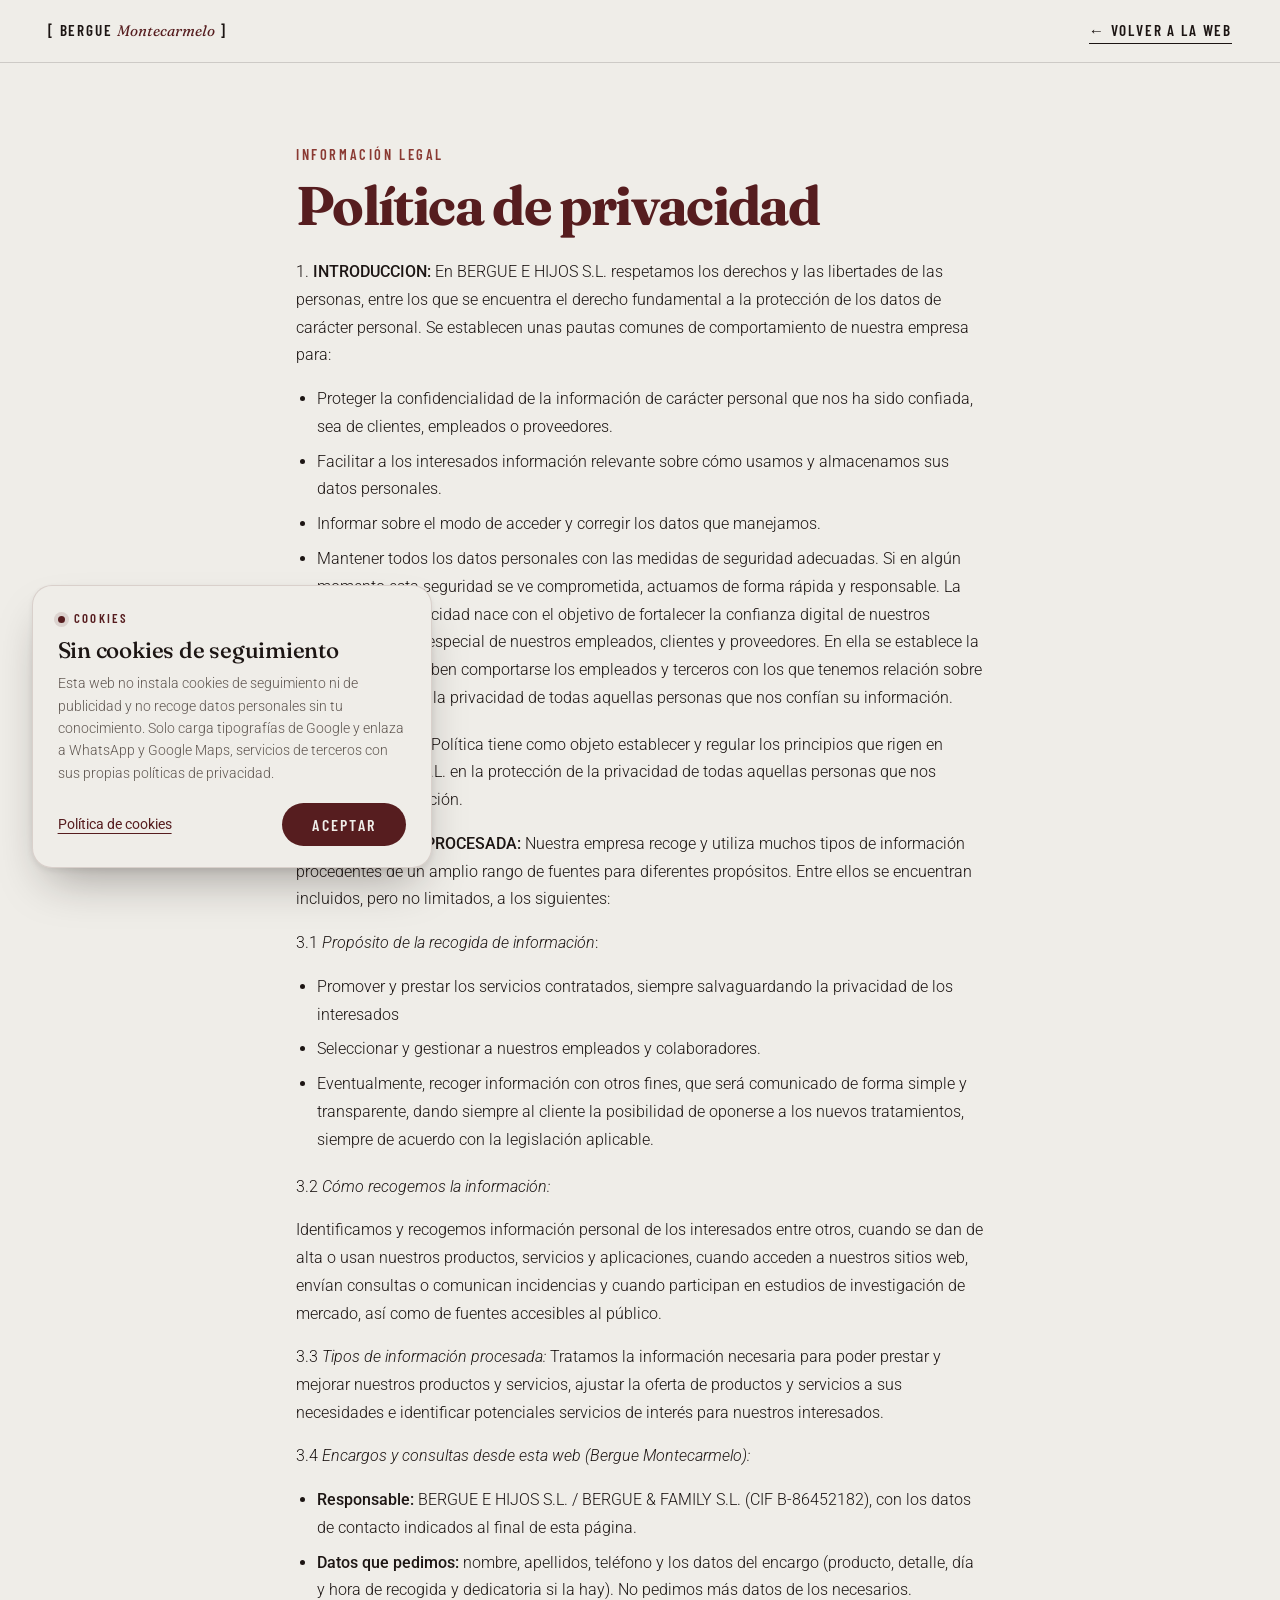
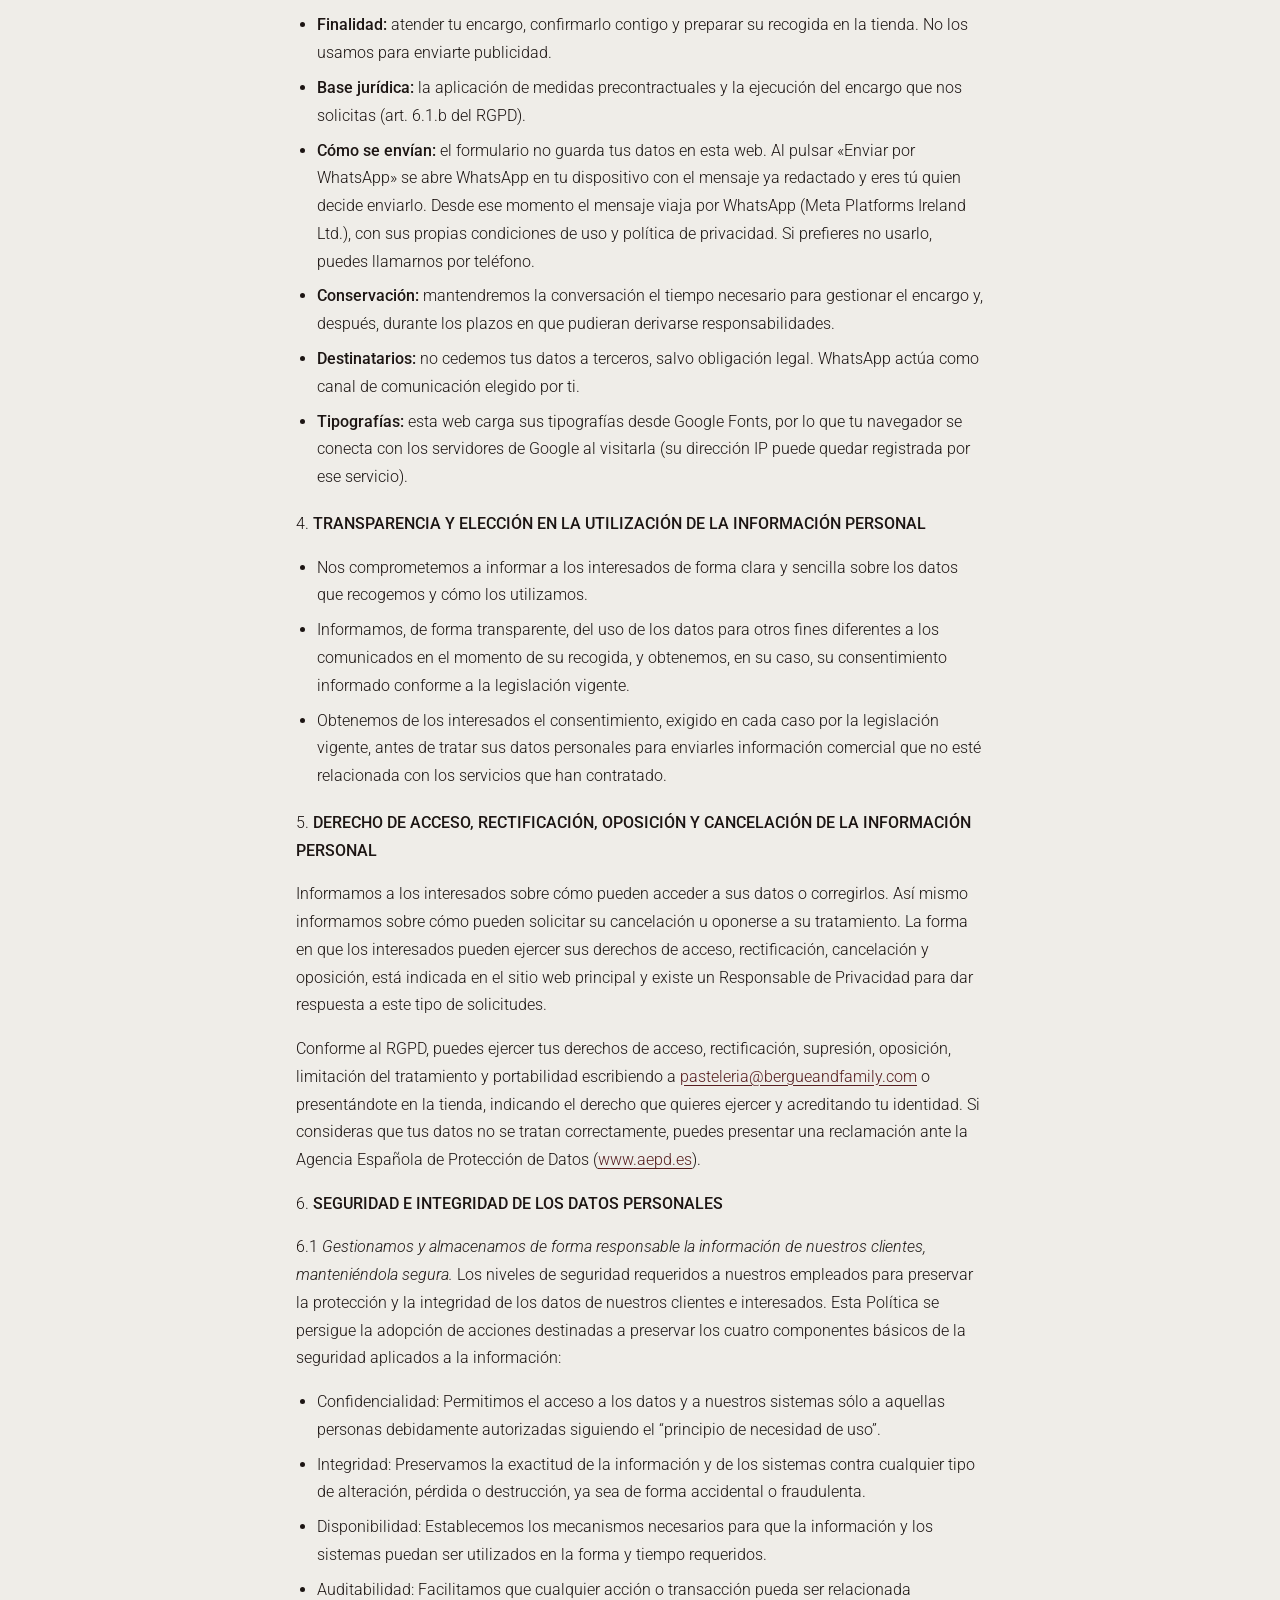
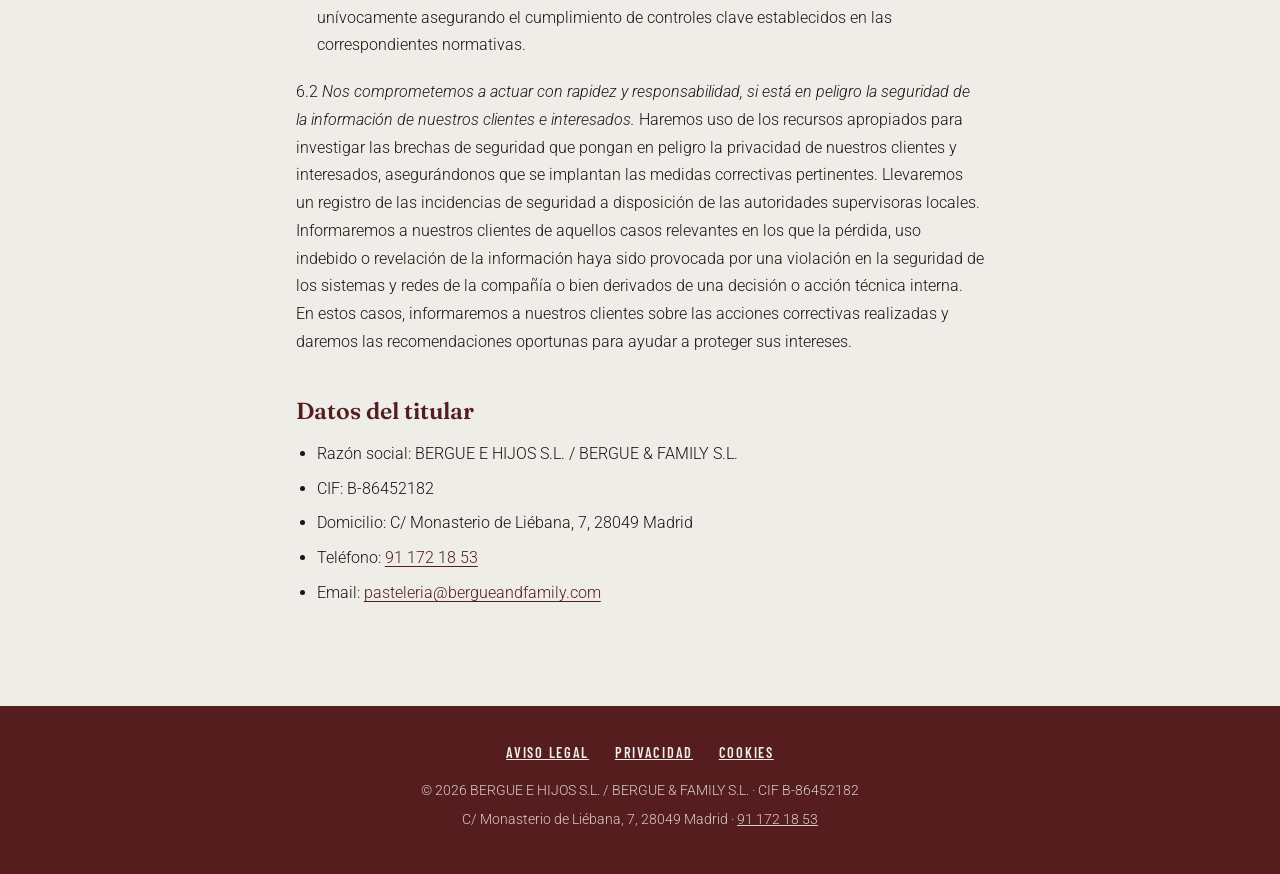
<file: privacidad/index.html>
<!doctype html>
<html lang="es">
<head>
  <meta charset="utf-8" />
  <meta name="viewport" content="width=device-width, initial-scale=1" />
  <title>Política de privacidad · Bergue Montecarmelo</title>
  <meta name="description" content="Política de privacidad de Pastelería Bergue Montecarmelo." />
  <link rel="icon" href="/assets/favicon.svg" type="image/svg+xml" />
  <link rel="preconnect" href="https://fonts.googleapis.com" />
  <link rel="preconnect" href="https://fonts.gstatic.com" crossorigin />
  <link href="https://fonts.googleapis.com/css2?family=Barlow+Condensed:wght@500;600&family=Fraunces:opsz,wght@9..144,300..800&family=Roboto:wght@300;400;500&display=swap" rel="stylesheet" />
  <link rel="canonical" href="https://berguemontecarmelo.es/privacidad/" />
  <link rel="stylesheet" href="/css/legal.css?v=1" />
  <link rel="stylesheet" href="/css/cookies.css?v=2" />
</head>
<body>
  <header class="legal-cabecera">
    <a class="legal-cabecera__marca" href="/" aria-label="Volver a Bergue Montecarmelo">[ Bergue <em>Montecarmelo</em> ]</a>
    <a class="legal-cabecera__volver" href="/">← Volver a la web</a>
  </header>
  <main id="contenido">
    <article class="legal"><p class="eyebrow">Información legal</p><h1>Política de privacidad</h1><p>1. <strong>INTRODUCCION:</strong> En BERGUE E HIJOS S.L. respetamos los derechos y las libertades de las personas, entre los que se encuentra el derecho fundamental a la protección de los datos de carácter personal. Se establecen unas pautas comunes de comportamiento de nuestra empresa para:</p><ul><li>Proteger la confidencialidad de la información de carácter personal que nos ha sido confiada, sea de clientes, empleados o proveedores.</li><li>Facilitar a los interesados información relevante sobre cómo usamos y almacenamos sus datos personales.</li><li>Informar sobre el modo de acceder y corregir los datos que manejamos.</li><li>Mantener todos los datos personales con las medidas de seguridad adecuadas. Si en algún momento esta seguridad se ve comprometida, actuamos de forma rápida y responsable. La Política de Privacidad nace con el objetivo de fortalecer la confianza digital de nuestros interesados, en especial de nuestros empleados, clientes y proveedores. En ella se establece la forma en que deben comportarse los empleados y terceros con los que tenemos relación sobre la protección de la privacidad de todas aquellas personas que nos confían su información.</li></ul><p>2. <strong>OBJETIVO:</strong> Esta Política tiene como objeto establecer y regular los principios que rigen en BERGUE E HIJOS S.L. en la protección de la privacidad de todas aquellas personas que nos confían su información.</p><p>3. <strong>INFORMACIÓN PROCESADA:</strong> Nuestra empresa recoge y utiliza muchos tipos de información procedentes de un amplio rango de fuentes para diferentes propósitos. Entre ellos se encuentran incluidos, pero no limitados, a los siguientes:</p><p>3.1 <em>Propósito de la recogida de información</em>:</p><ul><li>Promover y prestar los servicios contratados, siempre salvaguardando la privacidad de los interesados</li><li>Seleccionar y gestionar a nuestros empleados y colaboradores.</li><li>Eventualmente, recoger información con otros fines, que será comunicado de forma simple y transparente, dando siempre al cliente la posibilidad de oponerse a los nuevos tratamientos, siempre de acuerdo con la legislación aplicable.</li></ul><p>3.2 <em>Cómo recogemos la información:</em></p><p>Identificamos y recogemos información personal de los interesados entre otros, cuando se dan de alta o usan nuestros productos, servicios y aplicaciones, cuando acceden a nuestros sitios web, envían consultas o comunican incidencias y cuando participan en estudios de investigación de mercado, así como de fuentes accesibles al público.</p><p>3.3 <em>Tipos de información procesada:</em> Tratamos la información necesaria para poder prestar y mejorar nuestros productos y servicios, ajustar la oferta de productos y servicios a sus necesidades e identificar potenciales servicios de interés para nuestros interesados.</p><p>3.4 <em>Encargos y consultas desde esta web (Bergue Montecarmelo):</em></p>
<ul><li><strong>Responsable:</strong> BERGUE E HIJOS S.L. / BERGUE &amp; FAMILY S.L. (CIF B-86452182), con los datos de contacto indicados al final de esta página.</li>
<li><strong>Datos que pedimos:</strong> nombre, apellidos, teléfono y los datos del encargo (producto, detalle, día y hora de recogida y dedicatoria si la hay). No pedimos más datos de los necesarios.</li>
<li><strong>Finalidad:</strong> atender tu encargo, confirmarlo contigo y preparar su recogida en la tienda. No los usamos para enviarte publicidad.</li>
<li><strong>Base jurídica:</strong> la aplicación de medidas precontractuales y la ejecución del encargo que nos solicitas (art. 6.1.b del RGPD).</li>
<li><strong>Cómo se envían:</strong> el formulario no guarda tus datos en esta web. Al pulsar «Enviar por WhatsApp» se abre WhatsApp en tu dispositivo con el mensaje ya redactado y eres tú quien decide enviarlo. Desde ese momento el mensaje viaja por WhatsApp (Meta Platforms Ireland Ltd.), con sus propias condiciones de uso y política de privacidad. Si prefieres no usarlo, puedes llamarnos por teléfono.</li>
<li><strong>Conservación:</strong> mantendremos la conversación el tiempo necesario para gestionar el encargo y, después, durante los plazos en que pudieran derivarse responsabilidades.</li>
<li><strong>Destinatarios:</strong> no cedemos tus datos a terceros, salvo obligación legal. WhatsApp actúa como canal de comunicación elegido por ti.</li>
<li><strong>Tipografías:</strong> esta web carga sus tipografías desde Google Fonts, por lo que tu navegador se conecta con los servidores de Google al visitarla (su dirección IP puede quedar registrada por ese servicio).</li>
</ul><p>4. <strong>TRANSPARENCIA Y ELECCIÓN EN LA UTILIZACIÓN DE LA INFORMACIÓN PERSONAL</strong></p><ul><li>Nos comprometemos a informar a los interesados de forma clara y sencilla sobre los datos que recogemos y cómo los utilizamos.</li><li>Informamos, de forma transparente, del uso de los datos para otros fines diferentes a los comunicados en el momento de su recogida, y obtenemos, en su caso, su consentimiento informado conforme a la legislación vigente.</li><li>Obtenemos de los interesados el consentimiento, exigido en cada caso por la legislación vigente, antes de tratar sus datos personales para enviarles información comercial que no esté relacionada con los servicios que han contratado.</li></ul><p>5. <strong>DERECHO DE ACCESO, RECTIFICACIÓN, OPOSICIÓN Y CANCELACIÓN DE LA INFORMACIÓN PERSONAL</strong></p><p>Informamos a los interesados sobre cómo pueden acceder a sus datos o corregirlos. Así mismo informamos sobre cómo pueden solicitar su cancelación u oponerse a su tratamiento. La forma en que los interesados pueden ejercer sus derechos de acceso, rectificación, cancelación y oposición, está indicada en el sitio web principal y existe un Responsable de Privacidad para dar respuesta a este tipo de solicitudes.</p>
<p>Conforme al RGPD, puedes ejercer tus derechos de acceso, rectificación, supresión, oposición, limitación del tratamiento y portabilidad escribiendo a <a href="mailto:pasteleria@bergueandfamily.com">pasteleria@bergueandfamily.com</a> o presentándote en la tienda, indicando el derecho que quieres ejercer y acreditando tu identidad. Si consideras que tus datos no se tratan correctamente, puedes presentar una reclamación ante la Agencia Española de Protección de Datos (<a href="https://www.aepd.es" target="_blank" rel="noopener">www.aepd.es</a>).</p><p>6. <strong>SEGURIDAD E INTEGRIDAD DE LOS DATOS PERSONALES</strong></p><p>6.1 <em>Gestionamos y almacenamos de forma responsable la información de nuestros clientes, manteniéndola segura.</em> Los niveles de seguridad requeridos a nuestros empleados para preservar la protección y la integridad de los datos de nuestros clientes e interesados. Esta Política se persigue la adopción de acciones destinadas a preservar los cuatro componentes básicos de la seguridad aplicados a la información:</p><ul><li>Confidencialidad: Permitimos el acceso a los datos y a nuestros sistemas sólo a aquellas personas debidamente autorizadas siguiendo el “principio de necesidad de uso”.</li><li>Integridad: Preservamos la exactitud de la información y de los sistemas contra cualquier tipo de alteración, pérdida o destrucción, ya sea de forma accidental o fraudulenta.</li><li>Disponibilidad: Establecemos los mecanismos necesarios para que la información y los sistemas puedan ser utilizados en la forma y tiempo requeridos.</li><li>Auditabilidad: Facilitamos que cualquier acción o transacción pueda ser relacionada unívocamente asegurando el cumplimiento de controles clave establecidos en las correspondientes normativas.</li></ul><p>6.2 <em>Nos comprometemos a actuar con rapidez y responsabilidad, si está en peligro la seguridad de la información de nuestros clientes e interesados.</em> Haremos uso de los recursos apropiados para investigar las brechas de seguridad que pongan en peligro la privacidad de nuestros clientes y interesados, asegurándonos que se implantan las medidas correctivas pertinentes. Llevaremos un registro de las incidencias de seguridad a disposición de las autoridades supervisoras locales. Informaremos a nuestros clientes de aquellos casos relevantes en los que la pérdida, uso indebido o revelación de la información haya sido provocada por una violación en la seguridad de los sistemas y redes de la compañía o bien derivados de una decisión o acción técnica interna. En estos casos, informaremos a nuestros clientes sobre las acciones correctivas realizadas y daremos las recomendaciones oportunas para ayudar a proteger sus intereses.</p><h2>Datos del titular</h2><ul><li>Razón social: BERGUE E HIJOS S.L. / BERGUE &amp; FAMILY S.L.</li><li>CIF: B-86452182</li><li>Domicilio: C/ Monasterio de Liébana, 7, 28049 Madrid</li><li>Teléfono: <a href="tel:+34911721853">91 172 18 53</a></li><li>Email: <a href="mailto:pasteleria@bergueandfamily.com">pasteleria@bergueandfamily.com</a></li></ul></article>
  </main>
  <footer class="legal-pie">
    <nav aria-label="Información legal">
      <a href="/aviso-legal/">Aviso legal</a>
      <a href="/privacidad/">Privacidad</a>
      <a href="/cookies/">Cookies</a>
    </nav>
    <p>© 2026 BERGUE E HIJOS S.L. / BERGUE &amp; FAMILY S.L. · CIF B-86452182</p>
    <p>C/ Monasterio de Liébana, 7, 28049 Madrid · <a href="tel:+34911721853">91 172 18 53</a></p>
  </footer>
  <script type="module" src="/js/cookies.js?v=2"></script>
</body>
</html>
</file>
<file: css/base.css>
:root {
  /* Paleta Montecarmelo: papel, tinta y el burdeos de la cafetera */
  --papel: #efede8;
  --papel-hundido: #e5e2db;
  --tinta: #1c1513;
  --tinta-suave: #5f5650;
  --burdeos: #561d1f;
  --burdeos-claro: #8a3a33;
  --rosa-viejo: #d9a49a;
  --marco-color: #2c1b18;
  --linea: rgb(28 21 19 / 0.16);

  /* Tipografía: Fraunces como en Las Tablas; condensada para la navegación */
  --font-display: "Fraunces", "Times New Roman", serif;
  --font-condensada: "Barlow Condensed", "Arial Narrow", sans-serif;
  --font-body: "Roboto", system-ui, sans-serif;

  /* Escala tipográfica: cinco papeles y siempre la misma fuente para cada uno
     · display  (Fraunces 300): títulos de sección
     · titulo   (Fraunces 300): títulos dentro de una sección
     · acento   (Fraunces cursiva): frases y subtítulos
     · item     (Fraunces 400): nombres de productos
     · cuerpo   (Roboto 300): textos y descripciones
     · etiqueta (Barlow Condensed 600, mayúsculas): números, rótulos y navegación */
  --t-display: clamp(2.4rem, 1.5rem + 3vw, 4rem);
  --t-titulo: clamp(1.9rem, 1.3rem + 1.8vw, 2.9rem);
  --t-acento: clamp(1rem, 0.94rem + 0.2vw, 1.12rem);
  --t-item: 1.06rem;
  --t-cuerpo: 0.98rem;
  --t-descripcion: 0.84rem;
  --t-etiqueta: 0.76rem;

  --marco: clamp(0.5rem, 1.6vw, 1.75rem);
  --gutter: clamp(1.25rem, 4vw, 4.25rem);
  --alto-cabecera: 2.75rem;
  --espacio-seccion: clamp(5rem, 3rem + 7vw, 10rem);

  --dur-fast: 180ms;
  --dur: 450ms;
  --ease-out: cubic-bezier(0.16, 1, 0.3, 1);
  --ease-in-out: cubic-bezier(0.65, 0, 0.35, 1);
}

*,
*::before,
*::after {
  box-sizing: border-box;
}

html {
  scroll-behavior: smooth;
  /* Las anclas no quedan tapadas por la cápsula de navegación */
  scroll-padding-top: 5rem;
}

html,
body {
  margin: 0;
}

body {
  padding: var(--marco) var(--marco) 0;
  background: var(--marco-color);
  color: var(--tinta);
  font-family: var(--font-body);
  -webkit-font-smoothing: antialiased;
}

a {
  color: inherit;
}

button {
  font: inherit;
  color: inherit;
}

img {
  display: block;
  max-width: 100%;
  height: auto;
}

h1,
h2,
h3,
h4,
p,
figure {
  margin: 0;
}

.saltar {
  position: fixed;
  top: 0.5rem;
  left: 0.5rem;
  z-index: 300;
  padding: 0.6rem 1rem;
  background: var(--tinta);
  color: var(--papel);
  transform: translateY(-250%);
}

.saltar:focus {
  transform: none;
}

/* La web vive dentro de una lámina de papel enmarcada; la cabecera fija ocupa su
   franja superior */
.marco {
  padding-top: var(--alto-cabecera);
  background: var(--papel);
  overflow: hidden;
  /* clip: recorta igual, pero no se puede desplazar por código (scrollIntoView) */
  overflow: clip;
}

/* --- Cabecera: barra plana arriba, cápsula de cristal líquido al bajar --- */

.cabecera {
  position: fixed;
  top: var(--marco);
  left: var(--marco);
  right: var(--marco);
  z-index: 100;
  display: flex;
  align-items: center;
  gap: clamp(1rem, 4vw, 4rem);
  height: var(--alto-cabecera);
  padding: 0.6rem var(--gutter) 0;
  border: 1px solid transparent;
  border-radius: 0;
  font-family: var(--font-condensada);
  font-weight: 500;
  font-size: 0.8rem;
  letter-spacing: 0.04em;
  text-transform: uppercase;
  transition:
    top 650ms var(--ease-out),
    left 650ms var(--ease-out),
    right 650ms var(--ease-out),
    height 650ms var(--ease-out),
    padding 650ms var(--ease-out),
    border-radius 650ms var(--ease-out),
    background-color 400ms ease,
    border-color 400ms ease,
    box-shadow 400ms ease,
    color 300ms ease;
}

.cabecera.is-flotante {
  top: 0.75rem;
  left: max(0.75rem, calc((100vw - 62rem) / 2));
  right: max(0.75rem, calc((100vw - 62rem) / 2));
  height: 3.1rem;
  padding: 0 0.5rem 0 1.4rem;
  border-color: rgb(255 255 255 / 0.65);
  border-radius: 999px;
  background: linear-gradient(135deg, rgb(255 255 255 / 0.62), rgb(255 255 255 / 0.28) 55%, rgb(255 255 255 / 0.4));
  -webkit-backdrop-filter: blur(18px) saturate(180%);
  backdrop-filter: blur(18px) saturate(180%);
  box-shadow:
    inset 0 1px 0 rgb(255 255 255 / 0.95),
    inset 0 -1px 0 rgb(255 255 255 / 0.3),
    0 2px 6px rgb(28 21 19 / 0.06),
    0 18px 40px -16px rgb(28 21 19 / 0.4);
}

/* Sobre el pie oscuro, el cristal se tiñe para que el texto siga leyéndose */
.cabecera.is-flotante.sobre-oscuro {
  border-color: rgb(255 255 255 / 0.18);
  background: linear-gradient(135deg, rgb(44 27 24 / 0.55), rgb(44 27 24 / 0.35));
  box-shadow:
    inset 0 1px 0 rgb(255 255 255 / 0.22),
    0 18px 40px -16px rgb(0 0 0 / 0.6);
  color: var(--papel);
}

.cabecera ul {
  display: flex;
  margin: 0;
  padding: 0;
  list-style: none;
}

.cabecera a {
  text-decoration: none;
  transition: color var(--dur-fast);
}

.cabecera a:hover,
.cabecera a:focus-visible {
  color: var(--burdeos-claro);
}

.cabecera__marca {
  flex: none;
  display: flex;
  align-items: baseline;
  gap: 0.35em;
  letter-spacing: 0.08em;
}

/* "Montecarmelo" solo aparece en la cápsula */
.cabecera__sede {
  max-width: 0;
  overflow: hidden;
  font-family: var(--font-display);
  font-style: italic;
  font-weight: 400;
  font-size: 1.05em;
  letter-spacing: 0;
  text-transform: none;
  white-space: nowrap;
  color: var(--burdeos);
  opacity: 0;
  transition: max-width 650ms var(--ease-out), opacity 400ms ease;
}

.cabecera.is-flotante .cabecera__sede {
  max-width: 8em;
  opacity: 1;
}

.cabecera.sobre-oscuro .cabecera__sede {
  color: var(--rosa-viejo);
}

.cabecera__nav {
  flex: 1;
}

.cabecera__nav li + li::before {
  content: "/";
  margin: 0 0.8em;
  opacity: 0.55;
}

.cabecera__nav a[aria-current="true"] {
  color: var(--burdeos-claro);
}

.cabecera.sobre-oscuro .cabecera__nav a[aria-current="true"] {
  color: var(--rosa-viejo);
}

.cabecera__acciones {
  align-items: center;
  gap: clamp(0.9rem, 1.6vw, 1.5rem);
  font-weight: 600;
}

.cabecera__acciones a {
  text-decoration: underline;
  text-decoration-thickness: 1.25px;
  text-underline-offset: 0.25em;
}

/* En la cápsula, "Encargos" se convierte en botón */
.cabecera.is-flotante .cabecera__encargo {
  display: inline-block;
  padding: 0.55rem 1.1rem;
  border-radius: 999px;
  background: var(--tinta);
  color: var(--papel);
  text-decoration: none;
  transition: background-color var(--dur-fast);
}

.cabecera.is-flotante .cabecera__encargo:hover,
.cabecera.is-flotante .cabecera__encargo:focus-visible {
  background: var(--burdeos);
  color: var(--papel);
}

.cabecera.is-flotante.sobre-oscuro .cabecera__encargo {
  background: var(--papel);
  color: var(--tinta);
}

/* --- Piezas compartidas por las secciones --- */

.etiqueta {
  font-family: var(--font-condensada);
  font-weight: 600;
  font-size: 0.85rem;
  letter-spacing: 0.16em;
  text-transform: uppercase;
  color: var(--burdeos-claro);
}

.titulo-seccion {
  font-family: var(--font-display);
  font-weight: 800;
  font-size: clamp(3.4rem, 1rem + 8vw, 9rem);
  line-height: 0.9;
  letter-spacing: -0.045em;
  font-variation-settings: "opsz" 144, "SOFT" 30, "WONK" 0;
}

/* Botón en cápsula con la flecha dentro de un círculo.
   --boton-tinta: color del texto y del círculo · --boton-fondo: fondo y flecha */
.boton {
  --boton-tinta: var(--papel);
  --boton-fondo: transparent;
  display: inline-flex;
  align-items: center;
  gap: 1rem;
  padding: 0.45rem 0.45rem 0.45rem 1.5rem;
  border: 1px solid var(--boton-tinta);
  border-radius: 999px;
  background: var(--boton-fondo);
  color: var(--boton-tinta);
  font-family: var(--font-condensada);
  font-weight: 600;
  font-size: 1rem;
  letter-spacing: 0.06em;
  text-transform: uppercase;
  text-decoration: none;
  transition: background-color var(--dur-fast), color var(--dur-fast);
}

.boton__icono {
  display: grid;
  place-items: center;
  width: 2.6rem;
  aspect-ratio: 1;
  border-radius: 50%;
  background: var(--boton-tinta);
  color: var(--burdeos);
  font-family: var(--font-body);
  font-size: 1.05rem;
  transition: transform var(--dur) var(--ease-out);
}

.boton:hover .boton__icono,
.boton:focus-visible .boton__icono {
  transform: translateX(0.25rem) rotate(-45deg);
}

/* Aparición al entrar en pantalla (pagina.js); siempre activa */
[data-reveal] {
  opacity: 0;
  transform: translateY(1.5rem);
  transition:
    opacity 900ms var(--ease-out) var(--retraso, 0s),
    transform 1100ms var(--ease-out) var(--retraso, 0s);
}

[data-reveal].is-visible {
  opacity: 1;
  transform: none;
}

@keyframes rise {
  from {
    opacity: 0;
    transform: translateY(1rem);
  }
}

/* --- Cabecera en pantallas medianas y móvil --- */
@media (max-width: 1100px) {
  .cabecera__nav {
    display: none;
  }

  .cabecera {
    justify-content: space-between;
  }
}

@media (max-width: 680px) {
  .cabecera {
    font-size: 0.78rem;
  }

  .cabecera__llegar,
  .cabecera__whatsapp {
    display: none;
  }

  .cabecera.is-flotante {
    padding-left: 1.1rem;
  }

  .cabecera.is-flotante .cabecera__sede {
    max-width: 0;
    opacity: 0;
  }
}
</file>
<file: css/hero.css>
/* --- Portada: ocupa justo la pantalla; lo demás llega al hacer scroll --- */

.hero {
  position: relative;
  display: grid;
  grid-template-columns: minmax(0, 1fr) minmax(0, 1.35fr) minmax(0, 1fr);
  grid-template-rows: auto minmax(0, 1fr);
  grid-template-areas:
    "titulo titulo titulo"
    "info producto datos";
  column-gap: clamp(1rem, 3vw, 3rem);
  height: calc(100vh - var(--marco) - var(--alto-cabecera));
  height: calc(100svh - var(--marco) - var(--alto-cabecera));
  min-height: 30rem;
  padding: 0 var(--gutter) clamp(1rem, 3vh, 1.75rem);
}

/* "Bergue" grande y "Montecarmelo" más pequeño debajo, a la derecha.
   hero.js fija el font-size del h1 según el hueco disponible. */
.hero__titulo {
  grid-area: titulo;
  justify-self: center;
  position: relative;
  margin: -0.12em 0 0;
  padding-bottom: 0.16em;
  font-family: var(--font-display);
  font-weight: 800;
  line-height: 0.92;
  font-variation-settings: "opsz" 144, "SOFT" 30, "WONK" 0;
  white-space: nowrap;
}

.hero__marca {
  display: inline-block;
  letter-spacing: -0.04em;
}

.hero__marca > span {
  display: inline-block;
  animation: letra 1100ms var(--ease-out) both;
  animation-delay: calc(var(--i) * 60ms);
}

.hero__sede {
  position: absolute;
  /* Desplazado a la derecha para que la "M" quede fuera de la cola de la "g" */
  right: -0.9em;
  bottom: 0;
  font-size: 0.17em;
  font-style: italic;
  font-weight: 400;
  letter-spacing: 0;
  line-height: 1;
  color: var(--burdeos);
  font-variation-settings: "opsz" 72, "SOFT" 100, "WONK" 1;
  animation: sede 1300ms var(--ease-out) 600ms both;
}

/* Columna izquierda */
.hero__info {
  grid-area: info;
  align-self: center;
  max-width: 23rem;
  padding-bottom: 4vh;
  animation: rise 1100ms var(--ease-out) 500ms both;
}

.hero__seccion {
  margin: 0 0 0.9rem;
  font-family: var(--font-condensada);
  font-weight: 600;
  font-size: 0.85rem;
  letter-spacing: 0.16em;
  text-transform: uppercase;
  color: var(--burdeos-claro);
}

.hero__nombre {
  font-family: var(--font-display);
  font-weight: 500;
  font-size: clamp(1.5rem, 1rem + 1.1vw, 2.2rem);
  line-height: 1.15;
  letter-spacing: -0.01em;
  font-variation-settings: "opsz" 48, "SOFT" 50;
}

.hero__texto {
  margin-top: 1.2rem;
  font-size: 0.95rem;
  font-weight: 300;
  line-height: 1.55;
  color: var(--tinta-suave);
}

.hero__cta {
  display: inline-flex;
  gap: 2.2rem;
  margin-top: clamp(1.25rem, 4vh, 2.5rem);
  font-family: var(--font-condensada);
  font-weight: 600;
  font-size: 1.05rem;
  letter-spacing: 0.04em;
  text-transform: uppercase;
  text-decoration: none;
}

.hero__cta > span[aria-hidden] {
  transition: transform var(--dur) var(--ease-out);
}

.hero__cta:hover,
.hero__cta:focus-visible {
  color: var(--burdeos-claro);
}

.hero__cta:hover > span:first-child,
.hero__cta:focus-visible > span:first-child {
  transform: translateX(-0.5rem);
}

.hero__cta:hover > span:last-child,
.hero__cta:focus-visible > span:last-child {
  transform: translateX(0.5rem);
}

/* Centro: la cafetera, anclada abajo y adaptada al alto que quede */
.hero__producto {
  grid-area: producto;
  position: relative;
  min-height: 0;
}

.hero__img {
  position: absolute;
  inset: 0 0 0.6rem;
  z-index: 1;
  width: 100%;
  height: calc(100% - 0.6rem);
  object-fit: contain;
  object-position: 50% 100%;
  filter: drop-shadow(0.45rem 0.8rem 0.55rem rgb(44 27 24 / 0.18))
    drop-shadow(1rem 1.5rem 1.15rem rgb(44 27 24 / 0.14));
  user-select: none;
  -webkit-user-drag: none;
  animation: producto-entra 1300ms var(--ease-out) 300ms both;
}

/* Vapor discreto, situado sobre la taza dentro del área real de la imagen. */
.hero__vapor {
  position: absolute;
  z-index: 2;
  pointer-events: none;
  animation: producto-entra 1300ms var(--ease-out) 300ms both;
}

.hero__vapor i {
  position: absolute;
  left: 63%;
  top: 42%;
  width: 4%;
  height: 12%;
  border-radius: 50%;
  background: linear-gradient(to top, transparent, rgb(116 100 91 / 0.38) 38%, rgb(239 237 232 / 0.55) 72%, transparent);
  filter: blur(clamp(2px, 0.35vw, 5px));
  opacity: 0;
  transform-origin: center bottom;
  animation: vapor-subir 4.8s ease-out infinite;
}

.hero__vapor i:nth-child(2) { left: 66%; animation-delay: -1.6s; }
.hero__vapor i:nth-child(3) { left: 69%; animation-delay: -3.2s; }

@keyframes vapor-subir {
  0% { opacity: 0; transform: translateY(24%) scale(0.55); }
  25% { opacity: 0.7; }
  70% { opacity: 0.45; }
  100% { opacity: 0; transform: translate(-25%, -75%) scale(1.4); }
}

.hero__sombra {
  position: absolute;
  bottom: 0.2rem;
  left: 50%;
  width: 62%;
  height: 1.6rem;
  translate: -50% 0;
  border-radius: 50%;
  background: radial-gradient(closest-side, rgb(28 21 19 / 0.32), transparent);
  filter: blur(6px);
}

/* Derecha: datos de la tienda */
.hero__datos {
  grid-area: datos;
  align-self: center;
  justify-self: end;
  display: grid;
  gap: clamp(1rem, 3vh, 1.75rem);
  width: min(100%, 15rem);
  margin: 0;
  padding-bottom: 4vh;
  animation: rise 1100ms var(--ease-out) 700ms both;
}

.hero__datos > div {
  padding-top: 0.75rem;
  border-top: 1px solid var(--linea);
}

.hero__datos dt {
  font-family: var(--font-condensada);
  font-weight: 600;
  font-size: 0.8rem;
  letter-spacing: 0.16em;
  text-transform: uppercase;
  color: var(--burdeos-claro);
}

.hero__datos dd {
  margin: 0.35rem 0 0;
  font-size: 0.95rem;
  line-height: 1.45;
}

/* Invitación a bajar (solo en móvil) */
.hero__bajar {
  position: absolute;
  left: 50%;
  bottom: clamp(0.5rem, 1.6vh, 1rem);
  z-index: 2;
  display: none;
  flex-direction: column;
  align-items: center;
  gap: 0.35rem;
  translate: -50% 0;
  font-family: var(--font-condensada);
  font-weight: 600;
  font-size: 0.75rem;
  letter-spacing: 0.2em;
  text-transform: uppercase;
  text-decoration: none;
}

.hero__bajar svg {
  width: 0.75rem;
  fill: none;
  stroke: currentColor;
  stroke-width: 1.4;
  stroke-linecap: round;
  stroke-linejoin: round;
  animation: bajar 2.2s ease-in-out infinite;
}

.hero__bajar:hover,
.hero__bajar:focus-visible {
  color: var(--burdeos-claro);
}

@keyframes letra {
  from {
    opacity: 0;
    transform: translateY(0.3em);
  }
}

@keyframes sede {
  from {
    opacity: 0;
    clip-path: inset(0 100% 0 0);
  }
  to {
    opacity: 1;
    clip-path: inset(0 0 0 0);
  }
}

@keyframes producto-entra {
  from {
    opacity: 0;
    transform: translateY(4%) scale(0.95);
  }
}

@keyframes bajar {
  0%,
  100% {
    transform: translateY(0);
    opacity: 0.55;
  }
  50% {
    transform: translateY(5px);
    opacity: 1;
  }
}

/* Pantallas medianas: sin la columna de datos */
@media (max-width: 1100px) {
  .hero {
    grid-template-columns: minmax(0, 1fr) minmax(0, 1.3fr);
    grid-template-areas:
      "titulo titulo"
      "info producto";
  }

  .hero__datos {
    display: none;
  }
}

/* Móvil: una columna; la portada crece lo que necesite */
@media (max-width: 680px) {
  .hero {
    grid-template-columns: minmax(0, 1fr);
    grid-template-areas:
      "titulo"
      "producto"
      "info";
    grid-template-rows: auto minmax(13rem, 1fr) auto;
    height: auto;
    min-height: calc(100svh - var(--marco) - var(--alto-cabecera));
    padding: 1rem 1.25rem 4.3rem;
    row-gap: 0;
    background: radial-gradient(ellipse at 50% 36%, rgb(217 164 154 / 0.14), transparent 57%);
  }

  .hero__titulo {
    margin-top: 0;
    padding-bottom: 0.24em;
    z-index: 2;
  }

  .hero__sede { right: -0.05em; bottom: 0.05em; font-size: 0.21em; }

  .hero__producto {
    height: clamp(14rem, 34svh, 23rem);
    width: calc(100% + 1.5rem);
    margin: 0 -0.75rem;
  }

  .hero__img { object-position: 50% 100%; }
  .hero__sombra { bottom: 0; width: 70%; opacity: 0.55; }

  .hero__info {
    max-width: none;
    padding: 1.1rem 0 0;
    text-align: center;
  }

  .hero__seccion { font-size: 0.64rem; letter-spacing: 0.16em; margin-bottom: 0.75rem; }
  .hero__nombre { max-width: 21rem; margin-inline: auto; font-size: clamp(1.8rem, 7.2vw, 2.7rem); line-height: 1.05; text-wrap: balance; }

  .hero__texto {
    margin-inline: auto;
    max-width: 22rem;
    margin-top: 0.8rem;
    font-size: 0.88rem;
    line-height: 1.5;
  }

  .hero__cta {
    gap: 1.4rem;
    margin-top: 1.15rem;
    min-height: 44px;
    align-items: center;
    padding: 0.65rem 1.15rem;
    border: 1px solid var(--burdeos);
    border-radius: 999px;
    color: var(--burdeos);
    font-size: 0.9rem;
  }

  .hero__bajar {
    display: flex;
    font-size: 0.62rem;
    gap: 0.2rem;
    bottom: 0.7rem;
  }
}

/* La sede tiene su propia línea: nunca invade la cola de la g. */
@media (max-width: 680px) {
  .hero__titulo { display: flex; flex-direction: column; gap: .08em; padding-bottom: .14em; }
  .hero__marca { display: block; line-height: 1.08; }
  .hero__sede { position: static; align-self: flex-end; right: auto; bottom: auto; margin: 0 .1em .15em 0; font-size: .205em; line-height: 1.2; }
}
</file>
<file: css/hero-cafetera.css>
/* Portada de la cafetera: vídeo en bucle (café cayendo + humito) recortado a la zona de la taza, y la B de Bergue en la base.
   Todo va dentro de .hero__vapor, el contenedor que hero.js ya ajusta a la parte visible de la foto (1367 × 1151),
   así que las posiciones en % valen a cualquier tamaño. */

.hero__cafe-video {
  position: absolute;
  /* zona de la foto que cubre el vídeo: x 485–989, y 537–867 sobre 1367 × 1151 */
  left: 35.49%;
  top: 46.66%;
  width: 36.83%;
  height: 28.63%;
  display: block;
  object-fit: fill;
  /* Oculto hasta que está reproduciéndose de verdad: si el sistema bloquea el vídeo (ahorro de batería en iPhone)
     no se ve nada, ni su botón de play; la foto de debajo es idéntica. */
  opacity: 0;
  transition: opacity 0.5s ease;
  /* bordes difuminados: el vídeo se funde con la foto, que es idéntica fuera de lo que se mueve */
  -webkit-mask-image: linear-gradient(to right, transparent 0, #000 9%, #000 91%, transparent 100%),
    linear-gradient(to bottom, transparent 0, #000 9%, #000 78%, transparent 100%);
  -webkit-mask-composite: source-in;
  mask-image: linear-gradient(to right, transparent 0, #000 9%, #000 91%, transparent 100%),
    linear-gradient(to bottom, transparent 0, #000 9%, #000 78%, transparent 100%);
  mask-composite: intersect;
}

.hero__cafe {
  position: absolute;
  inset: 0;
  width: 100%;
  height: 100%;
  overflow: visible;
}

/* Firma visible, del mismo carácter tipográfico que la web. */
.cf-marca { opacity: 1; mix-blend-mode: multiply; }
.cf-firma { font-family: var(--font-display); font-size: 112px; font-weight: 800; letter-spacing: -5px; font-variation-settings: "opsz" 144, "SOFT" 30, "WONK" 0; }
/* El vídeo del café es decorativo: en iPhone con ahorro de batería el sistema bloquea el
   reproductor automático y mostraba un botón "play" encima de la taza. Se oculta siempre. */
.hero__cafe-video { pointer-events: none; }
.hero__cafe-video.is-reproduciendo { opacity: 1; }
.hero__cafe-video::-webkit-media-controls,
.hero__cafe-video::-webkit-media-controls-panel,
.hero__cafe-video::-webkit-media-controls-overlay-play-button,
.hero__cafe-video::-webkit-media-controls-start-playback-button,
.hero__cafe-video::-webkit-media-controls-enclosure {
  display: none !important;
  opacity: 0 !important;
  -webkit-appearance: none;
}
</file>
<file: css/oferta.css>
/* --- Lo que hacemos: un cartel sobre el papel de la portada, todo en una sola tinta.
   Rejilla de 3 × 2 productos. Al elegir uno, los demás se desvanecen, él se queda en su
   casilla y su texto y su carta se colocan en las casillas libres, según dónde esté.
   Tipografía según la escala de base.css --- */

html.is-oferta-abierta { overflow-anchor: none; }

.oferta {
  --tinta-cartel: #5a1f22;
  padding: var(--espacio-seccion) var(--gutter);
  border-top: 1px solid var(--linea);
  background: var(--papel);
  color: var(--tinta-cartel);
  position: relative;
  isolation: isolate;
  overflow: clip;
  overflow-anchor: none;
}

.oferta > * {
  width: min(100%, 72rem);
  margin-inline: auto;
}

/* Etiquetas: rótulos, números y datos */
.oferta__etiqueta,
.vitrina__num,
.vitrina__nombre,
.ficha__etiqueta,
.carta-lista__num,
.carta-lista__lado,
.ficha__encargo,
.ficha__paso,
.ficha__todos {
  font-family: var(--font-condensada);
  font-weight: 600;
  text-transform: uppercase;
}

/* --- Cabecera: título a la izquierda, presentación a la derecha --- */

.oferta__cabeza {
  display: grid;
  grid-template-columns: minmax(0, 1.1fr) minmax(0, 1fr);
  align-items: start;
  gap: 2rem clamp(2rem, 6vw, 6rem);
  transition: opacity 240ms ease;
}

.oferta.is-detalle .oferta__cabeza { opacity: 0; pointer-events: none; }

.oferta__titulo {
  font-family: var(--font-display);
  font-weight: 700;
  font-size: clamp(2.8rem, 1.6rem + 4vw, 5.2rem);
  line-height: 0.92;
  letter-spacing: -0.035em;
  font-variation-settings: "opsz" 144, "SOFT" 100, "WONK" 1;
}

.oferta__sub {
  margin: 0.6rem 0 0 0.15em;
  font-family: var(--font-display);
  font-weight: 300;
  font-size: clamp(1.25rem, 1rem + 0.8vw, 1.75rem);
  font-variation-settings: "opsz" 48, "SOFT" 100;
}

.oferta__intro {
  padding-top: 0.4rem;
  font-size: var(--t-cuerpo);
  line-height: 1.6;
}

.oferta__etiqueta {
  margin-bottom: 0.9rem;
  font-size: 1rem;
  letter-spacing: 0.14em;
}

/* --- La rejilla: productos y, al elegir uno, su ficha en las casillas libres.
   oferta.js fija --c y --r de cada producto, --celda (alto mínimo de fila, para que el
   elegido no se mueva) y data-pos (r1c1…r2c3) con la casilla del elegido --- */

.vitrina {
  --hueco-v: clamp(2rem, 4vw, 3.5rem);
  --hueco-h: clamp(1.25rem, 3vw, 2.5rem);
  display: grid;
  grid-template-columns: repeat(3, minmax(0, 1fr));
  grid-auto-rows: minmax(var(--celda, 0px), auto);
  gap: var(--hueco-v) var(--hueco-h);
  margin-top: clamp(3rem, 6vw, 5rem);
}

.vitrina__item {
  grid-column: var(--c);
  grid-row: var(--r);
  align-self: start;
  display: grid;
  width: 100%;
  padding: 0;
  border: 0;
  background: none;
  color: inherit;
  text-align: center;
  cursor: pointer;
  transition: opacity 520ms ease, transform 650ms var(--ease-out), filter 520ms ease;
}

.vitrina__num {
  justify-self: start;
  padding: 0.15rem 0;
  font-size: 0.9rem;
  letter-spacing: 0.06em;
  border-radius: 999px;
  transition: background-color 400ms ease, color 400ms ease, padding 400ms var(--ease-out);
}

.vitrina__foto {
  display: block;
  aspect-ratio: 1.35;
  padding: 7% 16% 5%;
}

/* Luz desde arriba a la izquierda: sombra proyectada hacia abajo a la derecha */
.vitrina__foto img {
  width: 100%;
  height: 100%;
  object-fit: contain;
  filter:
    drop-shadow(0.35rem 0.45rem 0.3rem rgb(60 38 20 / 0.28))
    drop-shadow(1.1rem 1.4rem 1rem rgb(60 38 20 / 0.24));
  transition: transform 700ms var(--ease-out), filter 700ms var(--ease-out);
  user-select: none;
  -webkit-user-drag: none;
}

.vitrina__nombre {
  margin-top: 0.6rem;
  font-size: var(--t-etiqueta);
  letter-spacing: 0.18em;
  opacity: 0.8;
  transition: opacity 400ms ease;
}

/* Al pasar, el producto se levanta y su sombra se aleja */
.vitrina:not(.is-abierta) .vitrina__item:hover .vitrina__foto img,
.vitrina__item:focus-visible .vitrina__foto img {
  transform: translate(-0.3rem, -0.5rem);
  filter:
    drop-shadow(0.5rem 0.65rem 0.45rem rgb(60 38 20 / 0.22))
    drop-shadow(1.6rem 2rem 1.4rem rgb(60 38 20 / 0.2));
}

.vitrina__item:focus-visible {
  outline: 2px solid var(--tinta-cartel);
  outline-offset: 6px;
  border-radius: 0.5rem;
}

/* Abierta: los demás productos se desvanecen; el elegido no se mueve */
.vitrina.is-abierta .vitrina__item:not(.is-elegido) {
  opacity: 0;
  filter: blur(6px);
  pointer-events: none;
}

.vitrina__item.is-elegido .vitrina__num {
  opacity: 0;
}

.vitrina__item.is-elegido { position: relative; z-index: 2; }
.vitrina__item.is-elegido:focus-visible { outline: none; }
.vitrina__item.is-elegido:focus-visible img { outline: 2px solid currentColor; outline-offset: 8px; border-radius: 0.5rem; }

.vitrina__item.is-elegido .vitrina__nombre {
  opacity: 0;
}

/* --- La ficha: dos bloques que se colocan en las casillas libres --- */

.ficha__sobre,
.ficha__carta {
  align-self: center;
  min-width: 0;
}

.ficha__sobre[hidden],
.ficha__carta[hidden] {
  display: none;
}

.ficha__etiqueta {
  display: flex;
  align-items: center;
  flex-wrap: wrap;
  gap: 0.5rem 1rem;
  margin-bottom: 1rem;
  font-size: 1rem;
  letter-spacing: 0.14em;
}

.ficha__todos,
.ficha__paso {
  padding: 0.2rem 0;
  border: 0;
  border-bottom: 1.5px solid currentColor;
  background: none;
  color: inherit;
  font-size: 0.8rem;
  letter-spacing: 0.12em;
  cursor: pointer;
  transition: opacity var(--dur-fast);
}

.ficha__todos:hover,
.ficha__todos:focus-visible,
.ficha__paso:hover,
.ficha__paso:focus-visible {
  opacity: 0.6;
}

.ficha__todos {
  display: inline-flex;
  align-items: center;
  gap: 0.65rem;
  min-height: 48px;
  padding: 0.45rem 0.8rem;
  border: 1.5px solid currentColor;
  border-radius: 999px;
  font-size: 1.15rem;
  letter-spacing: 0.08em;
}

.ficha__todos > span {
  font-family: sans-serif;
  font-size: 1.8rem;
  line-height: 1;
}

.ficha__titulo {
  font-family: var(--font-display);
  font-weight: 700;
  font-size: clamp(2rem, 1.4rem + 1.8vw, 3rem);
  line-height: 1;
  letter-spacing: -0.03em;
  font-variation-settings: "opsz" 144, "SOFT" 100, "WONK" 1;
}

.ficha__frase {
  margin-top: 0.5rem;
  font-family: var(--font-display);
  font-style: italic;
  font-size: var(--t-acento);
  font-variation-settings: "opsz" 24, "SOFT" 100, "WONK" 1;
}

.ficha__lead {
  max-width: 32rem;
  margin-top: 1.1rem;
  font-size: var(--t-cuerpo);
  line-height: 1.65;
}

.ficha__acciones {
  display: flex;
  flex-wrap: wrap;
  align-items: center;
  gap: 0.75rem 1.5rem;
  margin-top: 1.4rem;
}

.ficha__encargo {
  font-size: 0.9rem;
  letter-spacing: 0.12em;
  text-decoration: none;
  color: inherit;
  border-bottom: 1.5px solid currentColor;
  transition: opacity var(--dur-fast);
}

.ficha__encargo:hover,
.ficha__encargo:focus-visible {
  opacity: 0.65;
}

.ficha__pasos {
  display: flex;
  gap: 1rem;
}

/* La carta numerada, en tantas columnas como quepa en su zona (--cols) */
.carta-lista {
  columns: var(--cols, 2);
  column-gap: clamp(1.5rem, 3vw, 2.5rem);
  margin: 0;
  padding: 0;
  list-style: none;
}

.carta-lista li {
  position: relative;
  display: grid;
  grid-template-columns: 2.1rem minmax(0, 1fr) auto;
  align-items: baseline;
  column-gap: 0.4rem;
  padding: 0.38rem 0 0.42rem;
  border-bottom: 1px solid var(--linea);
  break-inside: avoid;
  transition: transform 220ms var(--ease-out), box-shadow 220ms ease, background-color 220ms ease;
}

@media (hover: hover) {
  .carta-lista li:hover {
    z-index: 2;
    transform: translateY(-5px) scale(1.025);
    background: var(--papel);
    box-shadow: 0 10px 18px -9px rgb(60 38 20 / 0.35);
  }
}

.carta-lista__num {
  grid-row: span 2;
  font-size: 0.9rem;
  letter-spacing: 0.04em;
}

.carta-lista__nombre {
  font-family: var(--font-display);
  font-weight: 500;
  font-size: var(--t-item);
  line-height: 1.3;
  font-variation-settings: "opsz" 24, "SOFT" 50;
}

.carta-lista__lado {
  font-size: 0.85rem;
  letter-spacing: 0.06em;
  white-space: nowrap;
}

.carta-lista__desc {
  grid-column: 2 / -1;
  font-size: var(--t-descripcion);
  line-height: 1.4;
  opacity: 0.7;
}

.ficha__nota {
  margin-top: 1rem;
  font-size: var(--t-descripcion);
  opacity: 0.7;
}

/* La foto ancla dos bloques independientes. Sus coordenadas se calculan al abrir. */
.vitrina { position: relative; }
.ficha__panel { display: contents; }
.ficha__panel[hidden] { display: none; }
.ficha__panel > .ficha__sobre,
.ficha__panel > .ficha__carta {
  position: absolute;
  z-index: 3;
  min-width: 0;
}
.ficha__panel .ficha__titulo { font-size: clamp(2rem, 3.3vw, 3rem); text-wrap: balance; }
.ficha__panel .ficha__frase { font-size: 1.1rem; line-height: 1.4; }
.ficha__panel .ficha__lead { margin-top: 0.8rem; font-size: 1rem; line-height: 1.5; max-width: none; text-wrap: pretty; }
.ficha__panel .ficha__acciones { margin-top: 1rem; }
.ficha__panel .carta-lista { columns: var(--columnas-carta, 2); column-gap: 1.5rem; }
.ficha__panel .carta-lista__nombre { font-size: 1.05rem; }
.ficha__panel .carta-lista__desc { font-size: 0.85rem; }
.ficha__panel .carta-lista__lado { white-space: normal; }
.ficha__panel .ficha__nota { margin-top: 0.6rem; }
.ficha__panel .ficha__etiqueta { margin-bottom: 0.75rem; }
.ficha__panel .ficha__cab > .ficha__etiqueta { margin-top: 1rem; }
.ficha__sobre[data-alineacion="end"] { text-align: right; }
.ficha__sobre[data-alineacion="end"] :is(.ficha__etiqueta, .ficha__acciones) { justify-content: flex-end; }
.ficha__sobre[data-alineacion="center"] { text-align: center; }
.ficha__sobre[data-alineacion="center"] :is(.ficha__etiqueta, .ficha__acciones) { justify-content: center; }
.oferta__reserva { height: 0; pointer-events: none; }
.ficha__hueco-movil,
.ficha__volver-movil { display: none; }

/* Galería de cada servicio, después de su ficha y dentro de la misma sección. */
.muestra {
  margin-top: clamp(2.5rem, 5vw, 4.5rem);
  scroll-margin-top: 5.5rem;
}
.muestra[hidden] { display: none; }
.muestra__cab {
  display: flex;
  justify-content: space-between;
  align-items: end;
  gap: 1rem;
  padding-top: 1.2rem;
  border-top: 1px solid var(--tinta-cartel);
}
.muestra__etiqueta,
.muestra__foto figcaption {
  font-family: var(--font-condensada);
  font-size: 0.85rem;
  font-weight: 600;
  letter-spacing: 0.11em;
  text-transform: uppercase;
}
.muestra__titulo {
  margin-top: 0.4rem;
  font-family: var(--font-display);
  font-size: clamp(2rem, 3.2vw, 3.2rem);
  line-height: 1;
  letter-spacing: -0.03em;
}
.muestra__controles { display: flex; gap: 0.5rem; }
.muestra__controles[hidden] { display: none; }
.muestra__controles button {
  width: 2.8rem;
  height: 2.8rem;
  border: 1px solid currentColor;
  border-radius: 50%;
  background: transparent;
  color: inherit;
  font-size: 1.4rem;
  line-height: 1;
  cursor: pointer;
  transition: background-color 180ms ease, color 180ms ease;
}
.muestra__controles button:hover,
.muestra__controles button:focus-visible { background: var(--tinta-cartel); color: var(--papel); }
.muestra__controles button:disabled { opacity: 0.3; cursor: default; }
.muestra__controles button:disabled:hover { background: transparent; color: inherit; }
.muestra__pista {
  display: grid;
  grid-auto-flow: column;
  grid-auto-columns: min(32%, 24rem);
  gap: clamp(0.8rem, 1.5vw, 1.3rem);
  margin-top: 1.5rem;
  padding-bottom: 1rem;
  overflow-x: auto;
  overscroll-behavior-inline: contain;
  scroll-snap-type: x mandatory;
  scrollbar-width: thin;
  scrollbar-color: var(--tinta-cartel) transparent;
}
.muestra__pista:focus-visible { outline: 2px solid currentColor; outline-offset: 4px; }
.muestra__foto { min-width: 0; scroll-snap-align: start; }
.muestra__marco {
  aspect-ratio: 4 / 3;
  overflow: hidden;
  background: var(--papel-hundido);
}
.muestra__marco img { width: 100%; height: 100%; object-fit: cover; }
.muestra__foto--ilustracion .muestra__marco img { object-fit: contain; }
.muestra__foto figcaption {
  display: flex;
  align-items: baseline;
  gap: 0.75rem;
  margin-top: 0.65rem;
  line-height: 1.35;
}
.muestra__foto figcaption span:first-child { opacity: 0.65; white-space: nowrap; }

@media (max-width: 860px) {
  .oferta__cabeza { grid-template-columns: 1fr; }
  .vitrina { grid-template-columns: repeat(2, minmax(0, 1fr)); grid-auto-rows: auto; }
  .vitrina__item { grid-column: auto; grid-row: auto; }
  .muestra__pista { grid-auto-columns: min(78%, 22rem); }

  /* La rejilla y todos sus productos conservan sus dimensiones al abrir. */
  .ficha__panel > .ficha__sobre { display: flow-root; }
  .ficha__hueco-movil { display: block; pointer-events: none; }
  .ficha__panel .ficha__titulo { font-size: clamp(1.6rem, 6vw, 2.7rem); text-wrap: initial; }
  .ficha__panel .ficha__frase { font-size: 0.95rem; line-height: 1.4; }
  .ficha__panel .ficha__lead { font-size: 0.95rem; line-height: 1.65; text-wrap: initial; }
  .ficha__panel .ficha__cab > .ficha__etiqueta { display: none; }
  .ficha__volver-movil { display: block; clear: both; padding-top: 1rem; }
  .ficha__panel .ficha__todos { min-height: 44px; font-size: 0.95rem; }
  .ficha__panel .ficha__acciones { clear: both; gap: 1rem; }
  .ficha__panel .ficha__paso { min-height: 44px; }
  .ficha__panel > .ficha__carta { padding-top: 1.2rem; border-top: 1px solid var(--tinta-cartel); }
  .ficha__panel .carta-lista { columns: 1; }
  .ficha__panel .carta-lista li { padding-block: 0.65rem; }
}

/* Decoración y marcos de las fichas: solo versión móvil. */
@media (max-width: 860px) {
  .ficha__texto-escritorio { display: none; }
  .ficha__texto-movil { display: inline; }
  .ficha__panel .ficha__hueco-movil { display: none; }
  .ficha__panel .ficha__cab,
  .ficha__panel .ficha__lead { width: calc(100% - var(--zona-producto)); }
  .ficha__sobre[data-lado="izquierda"] .ficha__cab,
  .ficha__sobre[data-lado="izquierda"] .ficha__lead { margin-left: auto; margin-right: 0; }
  .ficha__sobre[data-lado="derecha"] .ficha__cab,
  .ficha__sobre[data-lado="derecha"] .ficha__lead { margin-right: auto; margin-left: 0; }
  .ficha__panel .ficha__titulo { font-size: clamp(1.45rem, 6vw, 1.85rem); line-height: 1.08; text-wrap: balance; }
  .ficha__panel .ficha__frase { font-size: clamp(.86rem, 3.6vw, 1rem); line-height: 1.45; text-wrap: balance; }
  .ficha__panel .ficha__lead { margin-top: 1rem; font-size: clamp(.875rem, 3.65vw, 1rem); line-height: 1.6; text-align: left; text-wrap: pretty; hyphens: auto; }
  .ficha__panel .ficha__volver-movil { padding-top: 1.25rem; }
  .ficha__panel .ficha__acciones { display: grid; grid-template-columns: 1fr; gap: .85rem; margin-top: 1.1rem; }
  .ficha__panel .ficha__ver-fotos,
  .ficha__panel .ficha__encargo { justify-self: start; }
  .ficha__panel .ficha__pasos { display: grid; grid-template-columns: repeat(2, minmax(0, 1fr)); gap: 1rem; width: 100%; }
  .ficha__panel .ficha__pasos .ficha__paso { text-align: left; padding-block: .65rem; font-size: .75rem; letter-spacing: .09em; }
  .ficha__panel .ficha__pasos .ficha__paso:last-child { text-align: right; }
  .ficha__panel > .ficha__carta { border-top: 0; padding-top: .5rem; }
}


.ficha__texto-movil { display: none; }
.ficha__reclamo, .ficha__reclamo[hidden] { display: none; }
@media (max-width: 860px) {
  .ficha__texto-movil { display: inline; }
  .ficha__reclamo:not([hidden]) { display: flex; }
  .ficha__reclamo { position: absolute; z-index: 0; flex-direction: column; justify-content: center; align-items: center; gap: 1rem; margin: 0; padding: .5rem .8rem; text-align: center; pointer-events: none; color: var(--tinta-cartel); }
  .ficha__reclamo-texto { max-width: 22ch; font-family: var(--font-display); font-weight: 400; font-style: italic; font-size: var(--tamano-reclamo, 1.8rem); line-height: 1.15; letter-spacing: -.025em; text-wrap: balance; }
  .ficha__reclamo-etiqueta { font-family: var(--font-condensada); font-size: .64rem; font-weight: 600; letter-spacing: .17em; text-transform: uppercase; opacity: .7; }
}

/* Cartas con portadas y páginas visibles. */
.ficha__catalogos {display:grid;grid-template-columns:repeat(3,minmax(0,1fr));gap:1.1rem;margin:0 0 2rem;padding:.5rem .5rem 0;}
.ficha__catalogos button {display:flex;flex-direction:column;gap:.65rem;align-items:start;border:0;padding:0;background:none;color:inherit;text-align:left;font-family:var(--font-display);font-size:1.05rem;line-height:1.2;cursor:pointer;min-width:0;}
.catalogo__hojas {display:block;position:relative;width:100%;aspect-ratio:440/622;margin-bottom:.5rem;}
.catalogo__hojas img {position:absolute;inset:0;width:100%;height:100%;object-fit:contain;box-shadow:0 6px 16px #301c1922;transition:transform 300ms ease;}
.catalogo__interior {transform:translate(5px,3px) rotate(4deg);}
.ficha__catalogos button:hover .catalogo__portada {transform:rotate(-4deg);}
.ficha__catalogos button:focus-visible {outline:2px solid currentColor;outline-offset:6px;}
.ficha__catalogo-tipo {font-family:var(--font-condensada);font-size:.7rem;text-transform:uppercase;letter-spacing:.05em;}
@media(max-width:440px){.ficha__catalogos{gap:.8rem}.ficha__catalogos button{font-size:.9rem}.ficha__catalogo-tipo{font-size:.65rem}}
@media(prefers-reduced-motion:reduce){.catalogo__hojas img{transition:none}.visor[open]{animation:none}}

/* Subcategorías discretas para recorrer mejor cada carta. */
.carta-grupo {margin-top:1.6rem;break-inside:avoid-column;}
.carta-grupo__titulo {margin:0 0 .65rem;padding-top:.8rem;border-top:1px solid currentColor;font-family:var(--font-condensada);font-size:.85rem;font-weight:600;letter-spacing:.1em;text-transform:uppercase;text-align:left;}
@media(max-width:860px){.vitrina #vitrina-salados{grid-column:1 / -1;width:calc((100% - var(--hueco-h))/2);justify-self:center;}}

#vitrina-salados .vitrina__num {justify-self:center;}

/* Lectura cómoda en las fichas de móvil: título junto al producto, descripción a todo el ancho. */
@media (max-width: 860px) {
  .ficha__panel .ficha__cab {min-height:var(--alto-producto);box-sizing:border-box;}
  .ficha__panel .ficha__titulo {font-size:clamp(1.8rem,7.5vw,2.4rem);line-height:1.1;letter-spacing:-.025em;}
  .ficha__panel .ficha__frase {margin-top:.75rem;font-size:clamp(1rem,4.3vw,1.25rem);line-height:1.4;}
  .ficha__panel .ficha__lead {width:100%;max-width:38ch;margin:1.25rem 0 0;font-size:clamp(1.05rem,4.5vw,1.2rem);line-height:1.65;hyphens:none;word-break:normal;overflow-wrap:normal;text-wrap:pretty;}
  .ficha__panel .ficha__volver-movil {padding-top:1.15rem;}
  .ficha__panel .ficha__acciones {margin-top:.9rem;gap:.75rem;}
  .ficha__panel .ficha__pasos .ficha__paso {font-size:.875rem;letter-spacing:.06em;}
  .ficha__panel .carta-lista__nombre {font-size:clamp(1.15rem,4.7vw,1.35rem);line-height:1.35;}
  .ficha__panel .carta-lista__desc,.ficha__panel .ficha__nota {font-size:.95rem;line-height:1.55;}
  .ficha__panel .carta-grupo__titulo {font-size:.95rem;letter-spacing:.08em;}
}

/* Mostradores con encargo (Pastelería, Temporada, Salados): cada dulce se levanta sobre los demás.
   Al pasar el ratón sube, se pone encima del papel y su sombra cae sobre los de arriba y abajo;
   al pulsarlo se rellena el encargo y se baja al formulario. */
.carta-lista li.carta-encargo {
  --levanta: 0.7rem;
  margin-inline: calc(-1 * var(--levanta));
  padding-inline: var(--levanta);
  border-radius: 0.7rem;
  cursor: pointer;
}

@media (hover: hover) {
  .carta-lista li.carta-encargo:hover {
    transform: translateY(-4px) scale(1.035);
    background: #f7f5f1;
    box-shadow:
      0 1px 2px rgb(70 22 24 / 0.18),
      0 10px 22px -6px rgb(70 22 24 / 0.38),
      0 26px 38px -16px rgb(70 22 24 / 0.3);
  }

  /* El resto retrocede un poco para dar sensación de profundidad */
  .carta-lista:has(li.carta-encargo:hover) li:not(:hover) {
    opacity: 0.62;
  }
}

.carta-lista li.carta-encargo:focus-visible {
  outline: 2px solid var(--burdeos-claro);
  outline-offset: 2px;
  z-index: 3;
  transform: translateY(-4px) scale(1.035);
  background: #f7f5f1;
  box-shadow: 0 10px 22px -6px rgb(70 22 24 / 0.38), 0 26px 38px -16px rgb(70 22 24 / 0.3);
}

.carta-lista li.carta-encargo:active {
  transform: translateY(-1px) scale(1.02);
}

.carta-lista li {
  transition: transform 220ms var(--ease-out), box-shadow 220ms ease, background-color 220ms ease, opacity 220ms ease;
}

/* "Encargar →": una línea propia bajo cada dulce. Va en el flujo (nunca se solapa con el nombre,
   por estrecha que sea la columna) y se refuerza al pasar el ratón. */
.carta-lista__ir {
  order: 2;
  grid-column: 2 / -1;
  justify-self: start;
  margin-top: 0.15rem;
  font-family: var(--font-condensada);
  font-weight: 600;
  font-size: 0.8rem;
  letter-spacing: 0.08em;
  text-transform: uppercase;
  color: var(--burdeos-claro);
  opacity: 0.6;
  transition: opacity 0.2s ease, transform 0.3s var(--ease-out);
}

.carta-encargo:hover .carta-lista__ir,
.carta-encargo:focus-visible .carta-lista__ir {
  opacity: 1;
  transform: translateX(4px);
}

@media (prefers-reduced-motion: reduce) {
  .carta-lista li,
  .carta-lista__ir { transition: none; }
}

/* Nombres largos: nunca se salen de su columna, aunque sea estrecha */
.carta-lista__nombre {
  overflow-wrap: break-word;
  hyphens: auto;
}
</file>
<file: css/conocenos.css>
/* --- Conócenos: título, fachada a todo el ancho, y debajo intro + tienda + horario --- */

.conocenos {
  position: relative;
  padding: var(--espacio-seccion) 0 clamp(4rem, 8vw, 7rem);
  border-top: 1px solid var(--linea);
}

/* Contorno: dos líneas finas burdeos que se dibujan con el scroll (conocenos.js) */
.contorno {
  position: absolute;
  inset: 0;
  width: 100%;
  height: 100%;
  overflow: visible;
  pointer-events: none;
}

.contorno path {
  fill: none;
  stroke: var(--burdeos);
  stroke-width: 1.2;
  stroke-linecap: round;
  stroke-dasharray: 1000;
  stroke-dashoffset: 1000;
}

.conocenos > :not(.contorno) {
  position: relative;
}

.conocenos__cabeza {
  display: flex;
  align-items: flex-end;
  justify-content: space-between;
  gap: 2rem;
  padding: 0 var(--gutter);
}

.conocenos__desde {
  padding-bottom: 0.8rem;
  text-align: right;
  font-family: var(--font-condensada);
  font-weight: 600;
  font-size: 0.85rem;
  letter-spacing: 0.16em;
  text-transform: uppercase;
  color: var(--burdeos-claro);
}

.conocenos__desde em {
  display: block;
  margin-top: 0.3rem;
  font-family: var(--font-display);
  font-weight: 400;
  font-size: 1.3rem;
  letter-spacing: 0;
  text-transform: none;
  color: var(--tinta);
  font-variation-settings: "opsz" 36, "SOFT" 100, "WONK" 1;
}

/* Fachada: se descubre de los lados al centro al llegar, y el ratón la ilumina
   como una farola (conocenos.js mueve --x/--y) */
.fachada {
  --x: 50%;
  --y: 45%;
  position: relative;
  /* Pegada al borde izquierdo de la lámina */
  width: min(100% - var(--gutter), 60rem);
  margin: clamp(2rem, 5vw, 3.5rem) 0 0;
}

/* Recortada al edificio y fija, como pintada en la pared. Encima, las sombras de los
   objetos (se alejan del ratón) y los propios objetos, para que la sombra asome detrás */
.fachada__lienzo {
  position: relative;
  display: block;
}

.fachada__img {
  width: 100%;
}

.fachada__capa {
  position: absolute;
  inset: 0;
  pointer-events: none;
}

.fachada__capa > img {
  position: absolute;
  max-width: none;
  user-select: none;
  -webkit-user-drag: none;
}

/* Sombras: luz por defecto arriba a la izquierda; quedan dentro de la fachada */
.fachada__capa--sombras {
  overflow: hidden;
}

.fachada__capa--sombras > img {
  opacity: 0.5;
  transform: translate(calc(10px * var(--prof)), calc(14px * var(--prof)));
  transition: transform 600ms var(--ease-out);
  will-change: transform;
}

/* Intro + dos recuadros en fila */
.conocenos__fila {
  display: grid;
  grid-template-columns: minmax(0, 1.15fr) minmax(0, 1fr) minmax(0, 1fr);
  align-items: start;
  gap: clamp(1.5rem, 3vw, 3rem);
  margin-top: clamp(2.5rem, 5vw, 4rem);
  padding: 0 var(--gutter);
}

.conocenos__intro {
  max-width: 26rem;
  font-family: var(--font-display);
  font-weight: 400;
  font-size: clamp(1.15rem, 0.85rem + 0.7vw, 1.55rem);
  line-height: 1.45;
  font-variation-settings: "opsz" 24, "SOFT" 50;
}

/* Recuadro abierto que se dibuja al aparecer: arriba (avanza) → izquierda (baja)
   → abajo (avanza); a la derecha solo un tramo, sin llegar a cerrar */
@property --arriba {
  syntax: "<percentage>";
  inherits: false;
  initial-value: 100%;
}

@property --izquierda {
  syntax: "<percentage>";
  inherits: false;
  initial-value: 100%;
}

@property --abajo {
  syntax: "<percentage>";
  inherits: false;
  initial-value: 100%;
}

.recuadro {
  position: relative;
  display: grid;
  gap: 0.65rem;
  padding: 1.6rem 1.8rem 1.5rem;
  color: var(--burdeos);
  background:
    linear-gradient(currentColor, currentColor) left top / var(--arriba) 1.5px no-repeat,
    linear-gradient(currentColor, currentColor) left top / 1.5px var(--izquierda) no-repeat,
    linear-gradient(currentColor, currentColor) left bottom / var(--abajo) 1.5px no-repeat,
    var(--papel);
  transition: transform 500ms var(--ease-out), box-shadow 500ms var(--ease-out);
}

.recuadro::after {
  content: "";
  position: absolute;
  top: 0;
  right: 0;
  width: 1.5px;
  height: 46%;
  background: currentColor;
  transform-origin: top;
  transition: transform 500ms var(--ease-in-out) calc(var(--retraso, 0s) + 1.4s);
}

.recuadro:not(.is-trazado) {
  --arriba: 0%;
  --izquierda: 0%;
  --abajo: 0%;
}

.recuadro:not(.is-trazado)::after {
  transform: scaleY(0);
}

.recuadro.is-trazado {
  transition:
    --arriba 0.6s var(--ease-in-out) var(--retraso, 0s),
    --izquierda 0.45s var(--ease-in-out) calc(var(--retraso, 0s) + 0.5s),
    --abajo 0.6s var(--ease-in-out) calc(var(--retraso, 0s) + 0.9s),
    transform 500ms var(--ease-out),
    box-shadow 500ms var(--ease-out);
}

.recuadro:hover,
.recuadro:focus-within {
  transform: translateY(-8px) rotate(0.5deg);
  box-shadow: 0 22px 30px -18px rgb(86 29 31 / 0.4);
}

.recuadro p,
.recuadro li {
  color: var(--tinta);
  line-height: 1.5;
}

.recuadro__titulo {
  font-family: var(--font-display);
  font-weight: 800;
  font-size: clamp(1.7rem, 1.2rem + 1.4vw, 2.6rem);
  letter-spacing: -0.03em;
  font-variation-settings: "opsz" 144, "SOFT" 30, "WONK" 0;
}

.recuadro .recuadro__nota {
  font-size: 0.88rem;
  color: var(--tinta-suave);
}

.recuadro .recuadro__etiqueta {
  margin-top: 0.3rem;
  font-family: var(--font-condensada);
  font-weight: 600;
  font-size: 0.8rem;
  letter-spacing: 0.16em;
  text-transform: uppercase;
  color: var(--burdeos-claro);
}

.recuadro__lista {
  display: grid;
  gap: 0.2rem;
  margin: 0;
  padding: 0;
  list-style: none;
  font-size: 0.92rem;
}

.recuadro__lista span {
  margin-right: 0.4rem;
  color: var(--burdeos-claro);
}

.recuadro__acciones {
  display: flex;
  flex-wrap: wrap;
  gap: 0.5rem 1.5rem;
  margin-top: 0.3rem;
  font-size: 0.92rem;
}

.recuadro__acciones a {
  text-decoration: none;
  border-bottom: 1px solid currentColor;
}

.recuadro__acciones a:hover,
.recuadro__acciones a:focus-visible {
  color: var(--burdeos);
}

/* Huecos para las fotos reales de la tienda */
.galeria {
  display: grid;
  grid-template-columns: minmax(0, 1.5fr) minmax(0, 1fr) minmax(0, 1fr);
  gap: clamp(0.75rem, 1.5vw, 1.25rem);
  margin-top: clamp(3rem, 6vw, 5rem);
  padding: 0 var(--gutter);
}

.galeria__hueco {
  display: grid;
  place-items: center;
  aspect-ratio: 4 / 3;
  border: 1px dashed rgb(86 29 31 / 0.35);
  border-radius: 1rem;
  background:
    repeating-linear-gradient(-45deg, transparent 0 14px, rgb(28 21 19 / 0.035) 14px 15px),
    var(--papel-hundido);
}

.galeria__hueco--alta {
  aspect-ratio: auto;
}

.galeria__hueco span {
  font-family: var(--font-condensada);
  font-weight: 600;
  font-size: 0.8rem;
  letter-spacing: 0.16em;
  text-transform: uppercase;
  color: var(--tinta-suave);
}

/* --- Encargos: franja burdeos, con los tres pasos --- */

.encargos {
  padding: var(--espacio-seccion) var(--gutter);
  background: var(--burdeos);
  color: var(--papel);
}

.encargos .etiqueta {
  color: var(--rosa-viejo);
}

.encargos__cabeza {
  display: grid;
  gap: 1rem;
}

.pasos {
  display: grid;
  grid-template-columns: repeat(3, minmax(0, 1fr));
  gap: clamp(1.5rem, 4vw, 4rem);
  margin: clamp(2.5rem, 6vw, 5rem) 0 0;
  padding: 0;
  list-style: none;
}

.paso {
  padding-top: 1.25rem;
  border-top: 1px solid rgb(239 237 232 / 0.35);
}

.paso__num {
  display: block;
  font-family: var(--font-display);
  font-weight: 300;
  font-style: italic;
  font-size: clamp(3rem, 2rem + 3vw, 5rem);
  line-height: 1;
  color: var(--rosa-viejo);
  font-variation-settings: "opsz" 144, "SOFT" 100, "WONK" 1;
}

.paso__titulo {
  margin: 0.8rem 0 0.5rem;
  font-family: var(--font-condensada);
  font-weight: 600;
  font-size: 1.3rem;
  letter-spacing: 0.08em;
  text-transform: uppercase;
}

.paso p {
  max-width: 22rem;
  font-weight: 300;
  line-height: 1.6;
  opacity: 0.85;
}

.encargos__acciones {
  display: flex;
  flex-wrap: wrap;
  gap: 1rem 1.5rem;
  margin-top: clamp(2.5rem, 6vw, 4.5rem);
}

/* Botón lleno: crema con la flecha burdeos */
.boton--lleno {
  --boton-fondo: var(--papel);
  --boton-tinta: var(--burdeos);
  border-color: var(--papel);
}

.boton--lleno .boton__icono {
  background: var(--burdeos);
  color: var(--papel);
}

.encargos .boton:not(.boton--lleno):hover,
.encargos .boton:not(.boton--lleno):focus-visible {
  --boton-fondo: rgb(239 237 232 / 0.12);
}

.boton--lleno:hover,
.boton--lleno:focus-visible {
  --boton-fondo: #fff;
}

/* --- Responsive --- */
@media (max-width: 1000px) {
  .conocenos__fila {
    grid-template-columns: repeat(2, minmax(0, 1fr));
  }

  .conocenos__intro {
    grid-column: 1 / -1;
    max-width: 36rem;
  }
}

@media (max-width: 680px) {
  .conocenos__cabeza {
    flex-direction: column;
    align-items: flex-start;
  }

  .conocenos__desde {
    text-align: left;
  }

  /* En móvil la fachada se ve algo más grande y se recorre con el dedo */
  .fachada {
    width: 100%;
    padding: 0 var(--gutter);
    overflow-x: auto;
    scrollbar-width: none;
  }

  .fachada__lienzo {
    width: 150vw;
  }

  .contorno {
    display: none;
  }

  .conocenos__fila,
  .pasos {
    grid-template-columns: 1fr;
  }

  .galeria {
    grid-template-columns: repeat(2, minmax(0, 1fr));
  }

  .galeria__hueco--alta {
    grid-column: 1 / -1;
    aspect-ratio: 16 / 9;
  }
}
</file>
<file: css/pie.css>
/* --- Pie: sobre el marco oscuro, con una cinta de palabras en contorno --- */

.pie {
  padding: clamp(3rem, 6vw, 5rem) 0 1.5rem;
  color: var(--papel);
}

.pie__cinta {
  overflow: hidden;
  padding-block: 0.5rem;
  border-block: 1px solid rgb(239 237 232 / 0.14);
}

.pie__pista {
  display: flex;
  align-items: center;
  gap: 2.5rem;
  width: max-content;
  animation: cinta 40s linear infinite;
}

.pie__pista span {
  font-family: var(--font-condensada);
  font-weight: 600;
  font-size: clamp(3rem, 1.5rem + 6vw, 7.5rem);
  line-height: 1.05;
  letter-spacing: 0.02em;
  text-transform: uppercase;
  color: transparent;
  -webkit-text-stroke: 1px rgb(239 237 232 / 0.55);
}

.pie__pista i {
  font-style: normal;
  font-size: clamp(1rem, 0.6rem + 1vw, 1.6rem);
  color: var(--rosa-viejo);
}

.pie__rejilla {
  display: grid;
  grid-template-columns: minmax(0, 1.4fr) repeat(3, minmax(0, 1fr));
  gap: clamp(2rem, 4vw, 4rem);
  padding: clamp(3rem, 6vw, 5rem) var(--gutter) clamp(2rem, 4vw, 3rem);
}

.pie__marca {
  position: relative;
  align-self: start;
  justify-self: start;
}

/* ".pie p" fija el texto general del pie: estas reglas la superan en especificidad */
.pie .pie__bergue {
  font-family: var(--font-display);
  font-weight: 800;
  font-size: clamp(3rem, 2rem + 3vw, 5rem);
  line-height: 0.9;
  letter-spacing: -0.04em;
  font-variation-settings: "opsz" 144, "SOFT" 30, "WONK" 0;
}

.pie .pie__sede {
  margin: 0.2rem 0 0 2.2em;
  font-family: var(--font-display);
  font-style: italic;
  font-size: clamp(1.1rem, 0.9rem + 0.6vw, 1.5rem);
  color: var(--rosa-viejo);
  font-variation-settings: "opsz" 72, "SOFT" 100, "WONK" 1;
}

.pie__titulo {
  margin-bottom: 0.9rem;
  font-family: var(--font-condensada);
  font-weight: 600;
  font-size: 0.85rem;
  letter-spacing: 0.16em;
  text-transform: uppercase;
  color: var(--rosa-viejo);
}

.pie p,
.pie li {
  font-size: 0.95rem;
  font-weight: 300;
  line-height: 1.6;
}

.pie a {
  text-decoration: none;
  border-bottom: 1px solid rgb(239 237 232 / 0.3);
  transition: border-color var(--dur-fast), color var(--dur-fast);
}

.pie a:hover,
.pie a:focus-visible {
  color: var(--rosa-viejo);
  border-color: currentColor;
}

.pie__suave {
  margin-top: 0.5rem;
  opacity: 0.7;
}

.pie__enlaces {
  display: grid;
  gap: 0.35rem;
  margin: 0;
  padding: 0;
  list-style: none;
}

.pie .pie__legal {
  padding: 1.25rem var(--gutter) 0;
  border-top: 1px solid rgb(239 237 232 / 0.12);
  font-family: var(--font-condensada);
  font-size: 0.8rem;
  letter-spacing: 0.1em;
  text-transform: uppercase;
  opacity: 0.6;
}

@keyframes cinta {
  to {
    transform: translateX(-50%);
  }
}

@media (max-width: 900px) {
  .pie__rejilla {
    grid-template-columns: repeat(2, minmax(0, 1fr));
  }

  .pie__marca {
    grid-column: 1 / -1;
  }
}

@media (max-width: 520px) {
  .pie__rejilla {
    grid-template-columns: 1fr;
  }
}

/* Logo antiguo de Bergue, al final del todo (una sola tinta: se tiñe con el color del pie) */
.pie__firma {
  display: flex;
  justify-content: center;
  padding: clamp(2rem, 5vw, 3.5rem) var(--gutter) 0.5rem;
}

.pie__logo {
  display: block;
  width: clamp(9rem, 7rem + 8vw, 13rem);
  aspect-ratio: 250 / 114;
  background-color: var(--papel);
  -webkit-mask: url("../assets/img/logo-antiguo.png") center / contain no-repeat;
  mask: url("../assets/img/logo-antiguo.png") center / contain no-repeat;
  opacity: 0.92;
}

/* Enlaces legales del pie */
.pie__avisos {
  display: flex;
  flex-wrap: wrap;
  justify-content: center;
  gap: 0.4rem 1.6rem;
  padding: 1.5rem var(--gutter) 0;
  font-family: var(--font-condensada);
  font-weight: 600;
  font-size: 0.9rem;
  letter-spacing: 0.12em;
  text-transform: uppercase;
}

.pie__avisos a { color: inherit; opacity: 0.85; text-underline-offset: 4px; }
.pie__avisos a:hover, .pie__avisos a:focus-visible { opacity: 1; text-decoration: underline; }

/* Crédito de diseño: muy discreto, al final del pie */
.pie .pie__credito {
  margin: 1.25rem 0 0;
  text-align: center;
  font-family: var(--font-body);
  font-size: 0.68rem;
  font-weight: 300;
  letter-spacing: 0.04em;
}
.pie .pie__credito a {
  border-bottom: 0;
  opacity: 0.3;
  transition: opacity var(--dur-fast);
}
.pie .pie__credito a:hover,
.pie .pie__credito a:focus-visible { opacity: 0.75; color: inherit; }
</file>
<file: css/encargo.css>
/* --- Formulario de encargos (envía por WhatsApp) · dentro de la franja burdeos --- */

.pedido {
  margin-top: clamp(2.5rem, 6vw, 4.5rem);
  padding: clamp(1.5rem, 4vw, 3.25rem);
  border: 1px solid rgb(239 237 232 / 0.3);
  border-radius: clamp(1.25rem, 2.4vw, 2rem);
  background: rgb(239 237 232 / 0.05);
}

.pedido__titulo {
  font-family: var(--font-display);
  font-weight: 700;
  font-size: clamp(1.8rem, 1.2rem + 2vw, 3rem);
  line-height: 1;
  letter-spacing: -0.03em;
  font-variation-settings: "opsz" 144, "SOFT" 30, "WONK" 0;
}

.pedido__intro {
  max-width: 38rem;
  margin: 0.9rem 0 0;
  font-weight: 300;
  line-height: 1.6;
  opacity: 0.88;
}

.pedido__rejilla {
  display: grid;
  grid-template-columns: repeat(2, minmax(0, 1fr));
  gap: 1.5rem clamp(1.25rem, 3vw, 2.5rem);
  margin-top: clamp(1.5rem, 3vw, 2.5rem);
}

.campo {
  display: grid;
  gap: 0.45rem;
  align-content: start;
  min-width: 0;
}

.campo--ancho {
  grid-column: 1 / -1;
}

.campo label {
  font-family: var(--font-condensada);
  font-weight: 600;
  font-size: 0.85rem;
  letter-spacing: 0.14em;
  text-transform: uppercase;
  color: var(--rosa-viejo);
}

.campo__opcional {
  font-weight: 500;
  letter-spacing: 0.04em;
  text-transform: none;
  opacity: 0.8;
}

.campo input,
.campo select,
.campo textarea {
  width: 100%;
  padding: 0.7rem 0;
  border: 0;
  border-bottom: 1px solid rgb(239 237 232 / 0.5);
  border-radius: 0;
  background: transparent;
  color: var(--papel);
  font: inherit;
  font-size: 1.05rem;
  font-weight: 300;
  appearance: none;
  -webkit-appearance: none;
  color-scheme: dark;
  transition: border-color var(--dur-fast);
}

.campo textarea {
  resize: vertical;
  min-height: 5rem;
  line-height: 1.5;
}

.campo ::placeholder {
  color: rgb(239 237 232 / 0.45);
}

.campo input:hover,
.campo select:hover,
.campo textarea:hover {
  border-bottom-color: var(--papel);
}

.campo input:focus-visible,
.campo select:focus-visible,
.campo textarea:focus-visible {
  outline: 0;
  border-bottom: 2px solid var(--rosa-viejo);
  padding-bottom: calc(0.7rem - 1px);
}

.campo [aria-invalid="true"] {
  border-bottom-color: #ffb3a7;
}

.campo__error {
  min-height: 0;
  margin: 0;
  font-size: 0.86rem;
  color: #ffb3a7;
}

.campo__error:empty {
  display: none;
}

.pedido__acciones {
  display: flex;
  flex-wrap: wrap;
  gap: 1rem 1.5rem;
  margin-top: clamp(1.75rem, 4vw, 2.75rem);
}

.pedido button.boton {
  cursor: pointer;
  appearance: none;
  -webkit-appearance: none;
}

.pedido__estado {
  min-height: 1.4em;
  margin: 1rem 0 0;
  font-weight: 400;
}

.pedido__estado[data-tipo="error"] {
  color: #ffb3a7;
}

.pedido__estado[data-tipo="ok"] {
  color: var(--rosa-viejo);
}

@media (max-width: 680px) {
  .pedido__rejilla {
    grid-template-columns: 1fr;
  }

  .pedido__acciones .boton {
    width: 100%;
    justify-content: space-between;
  }
}

/* --- Desplegable propio (selector.js) --- */

.campo {
  position: relative;
}

.combo {
  position: relative;
}

.combo__boton {
  display: flex;
  align-items: center;
  justify-content: space-between;
  gap: 1rem;
  width: 100%;
  padding: 0.7rem 0;
  border: 0;
  border-bottom: 1px solid rgb(239 237 232 / 0.5);
  background: transparent;
  color: var(--papel);
  font: inherit;
  font-size: 1.05rem;
  font-weight: 300;
  text-align: left;
  cursor: pointer;
  transition: border-color var(--dur-fast);
}

.combo.is-vacio .combo__valor {
  color: rgb(239 237 232 / 0.45);
}

.combo__boton:hover {
  border-bottom-color: var(--papel);
}

.combo__boton:focus-visible,
.combo.is-abierto .combo__boton {
  outline: 0;
  border-bottom: 2px solid var(--rosa-viejo);
  padding-bottom: calc(0.7rem - 1px);
}

.combo__boton[aria-invalid="true"] {
  border-bottom-color: #ffb3a7;
}

.combo__flecha {
  flex: none;
  width: 0.8rem;
  transition: transform var(--dur) var(--ease-out);
}

.combo.is-abierto .combo__flecha {
  transform: rotate(180deg);
}

.combo__lista {
  position: absolute;
  z-index: 20;
  inset: calc(100% + 0.5rem) 0 auto 0;
  max-height: 16rem;
  margin: 0;
  padding: 0.4rem;
  overflow-y: auto;
  list-style: none;
  border: 1px solid rgb(239 237 232 / 0.28);
  border-radius: 1rem;
  background: #3d1416;
  box-shadow: 0 22px 44px -12px rgb(0 0 0 / 0.6), 0 2px 6px rgb(0 0 0 / 0.3);
  animation: combo-entra 0.22s var(--ease-out);
}

.combo__lista:focus {
  outline: 0;
}

@keyframes combo-entra {
  from { opacity: 0; transform: translateY(-6px) scale(0.98); }
}

.combo__opcion {
  display: flex;
  align-items: center;
  justify-content: space-between;
  gap: 1rem;
  padding: 0.7rem 0.9rem;
  border-radius: 0.65rem;
  color: var(--papel);
  font-size: 1rem;
  font-weight: 300;
  cursor: pointer;
}

.combo__opcion.is-activa {
  background: rgb(239 237 232 / 0.12);
}

.combo__opcion[aria-selected="true"] {
  font-weight: 500;
  color: #fff;
}

.combo__opcion[aria-selected="true"]::after {
  content: "";
  flex: none;
  width: 0.55rem;
  height: 0.9rem;
  margin-right: 0.15rem;
  border: solid var(--rosa-viejo);
  border-width: 0 2px 2px 0;
  transform: translateY(-2px) rotate(45deg);
}

@media (prefers-reduced-motion: reduce) {
  .combo__lista { animation: none; }
  .combo__flecha { transition: none; }
}

/* --- Aviso de privacidad bajo el formulario --- */
.pedido__privacidad {
  margin: 1rem 0 0;
  font-size: 0.85rem;
  font-weight: 300;
  opacity: 0.75;
}

.pedido__privacidad a { color: inherit; text-underline-offset: 3px; }

/* --- Panel de reserva: el formulario en una ventana sobre la carta --- */
.reserva {
  width: min(44rem, calc(100vw - 1.5rem));
  max-height: calc(100svh - 1.5rem);
  margin: auto;
  padding: clamp(1.1rem, 3vw, 2rem);
  overflow-y: auto;
  overscroll-behavior: contain;
  border: 1px solid rgb(239 237 232 / 0.3);
  border-radius: clamp(1.1rem, 2.4vw, 1.75rem);
  background: var(--burdeos);
  color: var(--papel);
  box-shadow: 0 40px 90px -20px rgb(0 0 0 / 0.65);
}

.reserva[open] { animation: reserva-entra 0.35s var(--ease-out); }

.reserva::backdrop {
  background: rgb(28 21 19 / 0.62);
  backdrop-filter: blur(3px);
}

@keyframes reserva-entra {
  from { opacity: 0; transform: translateY(18px) scale(0.98); }
}

.reserva__cerrar {
  position: sticky;
  top: 0;
  float: right;
  z-index: 3;
  width: 2.5rem;
  height: 2.5rem;
  margin: 0 0 0 0.5rem;
  border: 1px solid rgb(239 237 232 / 0.4);
  border-radius: 50%;
  background: var(--burdeos);
  color: var(--papel);
  font-size: 1.5rem;
  line-height: 1;
  cursor: pointer;
}

.reserva__cerrar:hover,
.reserva__cerrar:focus-visible { background: var(--papel); color: var(--burdeos); outline: 0; }

.reserva__producto {
  margin: 0;
  font-family: var(--font-condensada);
  font-weight: 600;
  font-size: 0.95rem;
  letter-spacing: 0.1em;
  text-transform: uppercase;
  color: var(--rosa-viejo);
}

.reserva__producto:empty { display: none; }

.reserva .pedido {
  margin-top: 0.4rem;
  padding: 0;
  border: 0;
  background: transparent;
  opacity: 1;
  transform: none;
}

@media (max-width: 40rem) {
  .reserva { width: 100vw; max-width: none; max-height: 100svh; margin: 0; border-radius: 0; border: 0; }
  .reserva .pedido__rejilla { grid-template-columns: 1fr; }
}

@media (prefers-reduced-motion: reduce) {
  .reserva[open] { animation: none; }
}

/* --- Panel de reserva · orden y aire (móvil incluido) --- */
.reserva {
  max-height: calc(100dvh - 1.5rem);
  padding: 0 clamp(1.25rem, 4vw, 2.25rem) calc(1.75rem + env(safe-area-inset-bottom));
}

/* Barra superior fija: el producto a la izquierda y la × a la derecha, sin tapar nunca un campo */
.reserva__barra {
  position: sticky;
  top: 0;
  z-index: 4;
  display: flex;
  align-items: center;
  justify-content: space-between;
  gap: 1rem;
  min-height: 4.5rem;
  margin: 0 calc(-1 * clamp(1.25rem, 4vw, 2.25rem));
  padding: 0.9rem clamp(1.25rem, 4vw, 2.25rem);
  background: var(--burdeos);
  border-bottom: 1px solid rgb(239 237 232 / 0.16);
}

.reserva__producto { flex: 1; min-width: 0; line-height: 1.35; }
.reserva__cerrar { position: static; float: none; flex: none; margin: 0 0 0 auto; }

.reserva .pedido { margin-top: 1.5rem; }
.reserva .pedido__titulo { font-size: clamp(1.9rem, 1.4rem + 2vw, 2.6rem); }
.reserva .pedido__intro { margin-top: 0.7rem; font-size: 1rem; line-height: 1.55; }
.reserva .pedido__rejilla { gap: 1.6rem clamp(1.25rem, 3vw, 2.5rem); margin-top: 1.75rem; }

/* Todos los campos con la misma altura y la misma línea, también los de fecha y hora de iOS */
.reserva .campo input,
.reserva .campo textarea,
.reserva .combo__boton {
  min-height: 3rem;
  line-height: 1.4;
}

.reserva .campo input[type="date"],
.reserva .campo input[type="time"] {
  display: block;
  -webkit-appearance: none;
  appearance: none;
  text-align: left;
}

.reserva .campo input[type="date"]::-webkit-date-and-time-value,
.reserva .campo input[type="time"]::-webkit-date-and-time-value {
  min-height: 1.4em;
  text-align: left;
}

.reserva .pedido__acciones { display: grid; gap: 0.9rem; margin-top: 2rem; }
.reserva .pedido__acciones .boton { width: 100%; justify-content: space-between; }
.reserva .pedido__estado { margin-top: 1rem; }
.reserva .pedido__privacidad { margin-top: 1.5rem; }

@media (max-width: 40rem) {
  /* Ventana con marco propio y esquinas redondeadas, no pegada a los bordes del móvil */
  .reserva {
    width: calc(100vw - 1.25rem);
    max-width: none;
    max-height: calc(100dvh - 1.25rem);
    margin: auto;
    border: 1px solid rgb(239 237 232 / 0.3);
    border-radius: 1.4rem;
  }

  .reserva .pedido__rejilla { grid-template-columns: 1fr; gap: 1.5rem; }
  .reserva .campo--ancho { grid-column: auto; }
}
</file>
<file: css/catalogos.css>
.visor {
    width: 100vw;
    height: 100svh;
    max-width: none;
    max-height: none;
    margin: 0;
    padding: 0;
    border: 0;
    background: #f4eee0;
    color: #3a241c;
    overflow: hidden;
  }
  .visor[open] {
    display: grid;
    grid-template-columns: 7.5rem minmax(0, 1fr);
    grid-template-rows: auto minmax(0, 1fr);
    animation: visor 400ms var(--ease-out);
  }
  .visor::backdrop { background: rgb(36 22 14 / 0.75); }
  @keyframes visor {
    from { opacity: 0; transform: translateY(18px); }
    to { opacity: 1; transform: none; }
  }

  .visor__cabeza {
    grid-column: 1 / -1;
    display: flex;
    align-items: center;
    gap: 1.5rem;
    padding: calc(0.7rem + env(safe-area-inset-top)) max(1.2rem, env(safe-area-inset-right)) 0.7rem max(1.6rem, env(safe-area-inset-left));
    border-bottom: 2px solid #964b36;
  }
  .visor__titulo { font-family: 'Cormorant Garamond', 'Garamond', serif; font-weight: 500; font-size: 1.35rem; }
  .visor__pagina { font-size: .75rem; letter-spacing: 0.12em; color: #964b36; }
  .visor__modo {
    margin-left: auto;
    padding: 0.45rem 1rem;
    border: 1px solid #964b36;
    border-radius: 999px;
    background: none;
    color: #964b36;
    font-size: .75rem;
    letter-spacing: 0.08em;
    cursor: pointer;
  }
  .visor__modo:hover { background: #964b36; color: #f4eee0; }
  .visor__pdf { font-size: .85rem; color: inherit; }
  .visor__cerrar { border: 0; background: none; font-size: 2.2rem; line-height: 1; color: inherit; cursor: pointer; padding: 0 0.3rem; }

  /* Miniaturas en columna a la izquierda (se crean por script: estilos globales) */
  .visor__miniaturas {
    list-style: none;
    display: grid;
    align-content: start;
    gap: 0.8rem;
    padding: 1rem;
    overflow-y: auto;
    border-right: 1px solid rgb(150 75 54 / 0.35);
    scrollbar-width: thin;
  }
  .visor__miniaturas button { display: block; width: 100%; padding: 0; border: 2px solid transparent; background: none; cursor: pointer; opacity: 0.55; transition: opacity var(--dur-fast); }
  .visor__miniaturas button:hover { opacity: 0.9; }
  .visor__miniaturas button[aria-current='true'] { border-color: #964b36; opacity: 1; }
  .visor__miniaturas img { display: block; width: 100%; height: auto; }

  .visor__zona { position: relative; min-height: 0; }
  .visor__hoja { height: 100%; overflow-y: auto; padding: 1.5rem 5rem 3rem; scrollbar-width: thin; }
  /* Ajustada al ancho: grande y legible, con scroll vertical */
  .visor__img {
    display: block;
    width: 100%;
    max-width: 62rem;
    height: auto;
    margin-inline: auto;
    box-shadow: 0 20px 44px -22px rgb(58 36 28 / 0.55);
    cursor: zoom-out;
    transition: opacity 250ms ease;
  }
  /* Página completa: cabe entera en pantalla */
  .visor.is-completa .visor__hoja { display: grid; place-items: center; overflow: hidden; padding: 1rem 5rem; }
  .visor.is-completa .visor__img { width: auto; max-width: 100%; max-height: calc(100svh - 7rem); cursor: zoom-in; }
  .visor__img.is-cargando { opacity: 0.2; }

  .visor__flecha {
    position: absolute;
    top: 50%;
    translate: 0 -50%;
    width: 3rem;
    height: 3rem;
    border: 1px solid #964b36;
    border-radius: 50%;
    background: #f4eee0;
    color: #964b36;
    font-size: 1.7rem;
    line-height: 1;
    cursor: pointer;
    transition: background-color var(--dur-fast), color var(--dur-fast);
  }
  .visor__flecha:hover:not(:disabled) { background: #964b36; color: #f4eee0; }
  .visor__flecha:disabled { opacity: 0.25; cursor: default; }
  .visor__flecha--ant { left: 1rem; }
  .visor__flecha--sig { right: 1.4rem; }

  @media (max-width: 760px) {
    .visor[open] { grid-template-columns: 100%; grid-template-rows: auto minmax(0, 1fr); }
    .visor__miniaturas, .visor__pdf, .visor__modo { display: none; }
    .visor__hoja { padding: 0.8rem 0.8rem 5rem; }
    .visor__flecha { top: auto; bottom: 1rem; translate: none; }
  }

@media(max-width:760px){.visor__cabeza{gap:.7rem;padding-inline:1rem}.visor__titulo{font-size:1.1rem}.visor__cerrar{margin-left:auto;min-width:44px;min-height:44px}.visor__flecha{width:3rem;height:3rem}.visor__pagina{white-space:nowrap}}
</file>
<file: css/cookies.css>
/* Aviso de cookies: tarjeta flotante con el papel, el burdeos y las tipografías de la web */
.aviso-cookies {
  position: fixed;
  z-index: 2147483000;
  left: clamp(0.75rem, 2.5vw, 2rem);
  bottom: calc(clamp(0.75rem, 2.5vw, 2rem) + env(safe-area-inset-bottom));
  width: min(25rem, calc(100vw - 1.5rem));
  padding: 1.5rem 1.6rem 1.35rem;
  background: var(--papel, #efede8);
  color: var(--tinta, #1c1513);
  border-radius: 1.25rem;
  box-shadow:
    inset 0 0 0 1px rgb(86 29 31 / 0.14),
    0 2px 6px rgb(28 21 19 / 0.08),
    0 24px 48px -16px rgb(28 21 19 / 0.38);
  font-family: var(--font-body, "Roboto", system-ui, sans-serif);
  font-size: 0.9rem;
  line-height: 1.55;
  font-weight: 300;
  animation: aviso-cookies-entra 0.7s var(--ease-out, cubic-bezier(0.16, 1, 0.3, 1)) 0.4s backwards;
  transition: opacity 0.25s ease, transform 0.25s ease;
}

.aviso-cookies.is-saliendo { opacity: 0; transform: translateY(0.75rem); }

.aviso-cookies__etiqueta {
  display: flex;
  align-items: center;
  gap: 0.6rem;
  margin: 0 0 0.55rem;
  font-family: var(--font-condensada, "Barlow Condensed", "Arial Narrow", sans-serif);
  font-weight: 600;
  font-size: 0.8rem;
  letter-spacing: 0.16em;
  text-transform: uppercase;
  color: var(--burdeos, #561d1f);
}
.aviso-cookies__etiqueta::before {
  content: "";
  width: 0.45rem;
  height: 0.45rem;
  border-radius: 50%;
  background: var(--burdeos, #561d1f);
  box-shadow: 0 0 0 0.25rem rgb(86 29 31 / 0.12);
}

.aviso-cookies__titulo {
  margin: 0 0 0.6rem;
  font-family: var(--font-display, "Fraunces", "Times New Roman", serif);
  font-weight: 500;
  font-size: 1.4rem;
  line-height: 1.15;
  letter-spacing: -0.01em;
}

.aviso-cookies__texto { margin: 0 0 1.15rem; color: var(--tinta-suave, #5f5650); }

.aviso-cookies__acciones { display: flex; align-items: center; justify-content: space-between; gap: 1rem; }

.aviso-cookies__enlace {
  color: var(--burdeos, #561d1f);
  font-weight: 400;
  text-underline-offset: 4px;
  text-decoration-thickness: 1px;
}
.aviso-cookies__enlace:hover { color: var(--burdeos-claro, #8a3a33); }

.aviso-cookies__boton {
  flex: none;
  padding: 0.75rem 1.9rem;
  border: 0;
  border-radius: 999px;
  background: var(--burdeos, #561d1f);
  color: var(--papel, #efede8);
  font-family: var(--font-condensada, "Barlow Condensed", "Arial Narrow", sans-serif);
  font-weight: 600;
  font-size: 1rem;
  letter-spacing: 0.14em;
  text-transform: uppercase;
  cursor: pointer;
  transition: background-color 0.2s ease, transform 0.2s ease;
}
.aviso-cookies__boton:hover { background: var(--burdeos-claro, #8a3a33); transform: translateY(-1px); }
.aviso-cookies__boton:active { transform: translateY(0); }
.aviso-cookies__boton:focus-visible,
.aviso-cookies__enlace:focus-visible { outline: 2px solid var(--tinta, #1c1513); outline-offset: 3px; }

@keyframes aviso-cookies-entra {
  from { opacity: 0; transform: translateY(1.25rem); }
}

@media (max-width: 30rem) {
  .aviso-cookies { left: 0.75rem; right: 0.75rem; width: auto; padding: 1.25rem 1.3rem 1.15rem; }
  .aviso-cookies__titulo { font-size: 1.25rem; }
}

@media (prefers-reduced-motion: reduce) {
  .aviso-cookies { animation: none; transition: none; }
  .aviso-cookies__boton { transition: none; }
}
</file>
<file: css/legal.css>
/* Páginas legales: papel, tinta y burdeos de Montecarmelo; columna de lectura cómoda */
:root {
  --papel: #efede8;
  --tinta: #1c1513;
  --tinta-suave: #5f5650;
  --burdeos: #561d1f;
  --burdeos-claro: #8a3a33;
  --linea: rgb(28 21 19 / 0.16);
}

* { box-sizing: border-box; }

body {
  margin: 0;
  background: var(--papel);
  color: var(--tinta);
  font-family: "Roboto", system-ui, sans-serif;
  font-weight: 300;
  line-height: 1.7;
}

.legal-cabecera {
  display: flex;
  align-items: center;
  justify-content: space-between;
  gap: 1rem;
  padding: 1.1rem clamp(1rem, 4vw, 3rem);
  border-bottom: 1px solid var(--linea);
  font-family: "Barlow Condensed", "Arial Narrow", sans-serif;
  font-weight: 600;
  letter-spacing: 0.12em;
  text-transform: uppercase;
  font-size: 0.95rem;
}

.legal-cabecera a { color: var(--tinta); text-decoration: none; }
.legal-cabecera em { font-family: "Fraunces", serif; font-weight: 400; text-transform: none; letter-spacing: 0; color: var(--burdeos); }
.legal-cabecera__volver { border-bottom: 1px solid currentColor; }
.legal-cabecera a:hover,
.legal-cabecera a:focus-visible { color: var(--burdeos-claro); }

.legal {
  max-width: 46rem;
  margin: 0 auto;
  padding: clamp(2.5rem, 7vw, 5rem) clamp(1rem, 4vw, 1.5rem);
}

.legal .eyebrow {
  margin: 0 0 0.6rem;
  font-family: "Barlow Condensed", "Arial Narrow", sans-serif;
  font-weight: 600;
  font-size: 0.9rem;
  letter-spacing: 0.18em;
  text-transform: uppercase;
  color: var(--burdeos-claro);
}

.legal h1 {
  margin: 0 0 1.5rem;
  font-family: "Fraunces", serif;
  font-weight: 700;
  font-size: clamp(2.2rem, 1.4rem + 3vw, 3.4rem);
  line-height: 1.05;
  letter-spacing: -0.03em;
  color: var(--burdeos);
}

.legal h2 {
  margin: 2.2rem 0 0.6rem;
  font-family: "Fraunces", serif;
  font-weight: 600;
  font-size: 1.45rem;
  color: var(--burdeos);
}

.legal p, .legal li { font-size: 1.02rem; }
.legal p { margin: 0 0 1rem; }
.legal ul { margin: 0 0 1.2rem; padding-left: 1.3rem; }
.legal li { margin-bottom: 0.45rem; }
.legal strong { font-weight: 500; }
.legal a { color: var(--burdeos); text-underline-offset: 3px; }
.legal a:hover, .legal a:focus-visible { color: var(--burdeos-claro); }

.legal table { width: 100%; border-collapse: collapse; margin: 1rem 0 1.5rem; font-size: 0.92rem; }
.legal th, .legal td { padding: 0.55rem 0.7rem; border: 1px solid var(--linea); text-align: left; vertical-align: top; }
.legal-tabla { overflow-x: auto; }

.legal-pie {
  padding: 2.2rem clamp(1rem, 4vw, 3rem) 2.6rem;
  background: var(--burdeos);
  color: var(--papel);
  text-align: center;
  font-size: 0.9rem;
}

.legal-pie p { margin: 0.3rem 0 0; opacity: 0.85; }
.legal-pie a { color: var(--papel); }
.legal-pie nav { display: flex; flex-wrap: wrap; justify-content: center; gap: 0.4rem 1.6rem; margin-bottom: 0.8rem; font-family: "Barlow Condensed", sans-serif; font-weight: 600; letter-spacing: 0.12em; text-transform: uppercase; }
.legal-pie a:hover, .legal-pie a:focus-visible { color: #d9a49a; }
</file>
